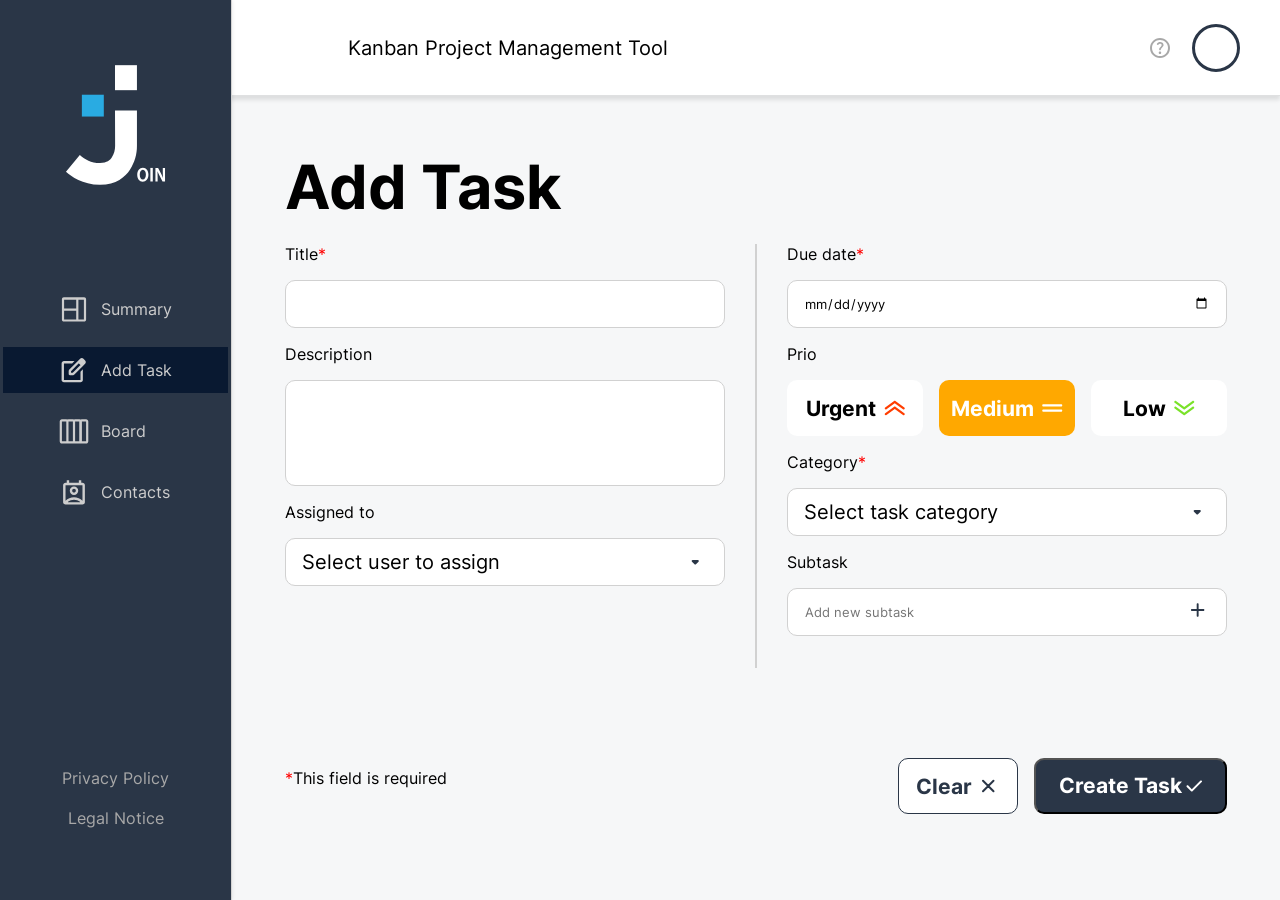
<file: templates/add_task.html>
<!DOCTYPE html>
<html lang="en">
<head>
  <meta charset="UTF-8" />
  <meta name="viewport" content="width=device-width, initial-scale=1.0" />
  <link rel="stylesheet" href="../styles/style.css" />
  <link rel="stylesheet" href="../styles/addTask.css" />
  <link rel="stylesheet" href="../styles/sidebar.css" />
  <link rel="stylesheet" href="../styles/fonts.css" />
  <link rel="stylesheet" href="../styles/mobile_taskbar.css">
  <link rel="icon" href="../assets/icons/join_icon.svg" />
  <script src="../js/serverAPI.js"></script>
  <script src="../js/script.js"></script>
  <script src="../js/add_task.js"></script>
  <script src="../js/header.js"></script>
  <script src="../js/add_task_template.js"></script>
  <script src="../js/add_task_clear_task.js"></script>
  <script src="../js/add_task_subtask_functions.js"></script>
  <title>Join add-task</title>
</head>
<body onload="initAdd()">
  <div w3-include-html="../templates/sidebar.html"></div>
  <div w3-include-html="../templates/header.html"></div>
  <div w3-include-html="../templates/mobile_taskbar.html"></div>
  <div class="main-container"> 
  <h1 class="headline-task">Add Task</h1>
  <form class="add-task-container" onsubmit="createNewTask(event);">
    <div id="taskAddedToBoard" class="task-added-to-board">
      <div id="taskAddedToBoardStyle" class="task-added-to-board-style">
        <span>Task added to board</span>
        <img src="../assets/icons/board.svg" alt="">
      </div>
    </div>
    <div class="first-task-input-container">
      <span>Title<span class="required-color">*</span></span>
      <input id="title" type="text" required />
      <span>Description</span>
      <textarea name="" id="description" cols="30" rows="5"></textarea>
      <span>Assigned to</span>
      <div onclick="showUsers()" class="contact-container">
        <span class="select-user-text">Select user to assign</span>
        <img id="arrowDownUser" src="../assets/icons/arrow_down_icon.svg" alt="">
        <img id="arrowUpUser" src="../assets/icons/arrow_up_icon.svg" style="display: none;">
        <ul id="users" class="users"></ul>
      </div>
      <div id="usersEmblem" class="users-emblem"></div>
      <div>
        <p class="required-field-text">
          <span class="required-color">*</span>This field is required
        </p>
      </div>
    </div>
    <div class="seperator"></div>
    <div class="second-task-input-container">
      <span>Due date<span class="required-color">*</span></span>
      <input id="date" type="date" required />
      <span>Prio</span>
      <div class="prio-container">
        <div class="prio-button" id="urgentPrio" onclick="togglePriority('urgent')">
          Urgent
          <svg width="21" height="16" viewBox="0 0 21 16" fill="none" xmlns="http://www.w3.org/2000/svg">
            <path
              d="M19.6528 15.2547C19.4182 15.2551 19.1896 15.1803 19.0007 15.0412L10.7487 8.958L2.49663 15.0412C2.38078 15.1267 2.24919 15.1887 2.10939 15.2234C1.96959 15.2582 1.82431 15.2651 1.68184 15.2437C1.53937 15.2223 1.40251 15.1732 1.27906 15.099C1.15562 15.0247 1.04801 14.927 0.96238 14.8112C0.876751 14.6954 0.814779 14.5639 0.780002 14.4243C0.745226 14.2846 0.738325 14.1394 0.759696 13.997C0.802855 13.7095 0.958545 13.4509 1.19252 13.2781L10.0966 6.70761C10.2853 6.56802 10.5139 6.49268 10.7487 6.49268C10.9835 6.49268 11.212 6.56802 11.4007 6.70761L20.3048 13.2781C20.4908 13.415 20.6286 13.6071 20.6988 13.827C20.7689 14.0469 20.7678 14.2833 20.6955 14.5025C20.6232 14.7216 20.4834 14.9124 20.2962 15.0475C20.1089 15.1826 19.8837 15.2551 19.6528 15.2547Z"
              fill="#FF3D00" />
            <path
              d="M19.6528 9.50568C19.4182 9.50609 19.1896 9.43124 19.0007 9.29214L10.7487 3.20898L2.49663 9.29214C2.26266 9.46495 1.96957 9.5378 1.68184 9.49468C1.39412 9.45155 1.13532 9.29597 0.962385 9.06218C0.789449 8.82838 0.716541 8.53551 0.7597 8.24799C0.802859 7.96048 0.95855 7.70187 1.19252 7.52906L10.0966 0.958588C10.2853 0.818997 10.5139 0.743652 10.7487 0.743652C10.9835 0.743652 11.212 0.818997 11.4007 0.958588L20.3048 7.52906C20.4908 7.66598 20.6286 7.85809 20.6988 8.07797C20.769 8.29785 20.7678 8.53426 20.6955 8.75344C20.6232 8.97262 20.4834 9.16338 20.2962 9.29847C20.1089 9.43356 19.8837 9.50608 19.6528 9.50568Z"
              fill="#FF3D00" />
          </svg>
        </div>
        <div class="prio-button medium-button-color" id="midPrio"  onclick="togglePriority('medium')">
          Medium
          <svg width="21" height="8" viewBox="0 0 21 8" fill="none" xmlns="http://www.w3.org/2000/svg">
            <path
              d="M19.1526 7.72528H1.34443C1.05378 7.72528 0.775033 7.60898 0.569514 7.40197C0.363995 7.19495 0.248535 6.91419 0.248535 6.62143C0.248535 6.32867 0.363995 6.0479 0.569514 5.84089C0.775033 5.63388 1.05378 5.51758 1.34443 5.51758H19.1526C19.4433 5.51758 19.722 5.63388 19.9276 5.84089C20.1331 6.0479 20.2485 6.32867 20.2485 6.62143C20.2485 6.91419 20.1331 7.19495 19.9276 7.40197C19.722 7.60898 19.4433 7.72528 19.1526 7.72528Z"
              fill="white" />
            <path
              d="M19.1526 2.48211H1.34443C1.05378 2.48211 0.775033 2.36581 0.569514 2.1588C0.363995 1.95179 0.248535 1.67102 0.248535 1.37826C0.248535 1.0855 0.363995 0.804736 0.569514 0.597724C0.775033 0.390712 1.05378 0.274414 1.34443 0.274414L19.1526 0.274414C19.4433 0.274414 19.722 0.390712 19.9276 0.597724C20.1331 0.804736 20.2485 1.0855 20.2485 1.37826C20.2485 1.67102 20.1331 1.95179 19.9276 2.1588C19.722 2.36581 19.4433 2.48211 19.1526 2.48211Z"
              fill="white" />
          </svg>
        </div>
        <div class="prio-button" id="lowPrio" onclick="togglePriority('low')">
          Low
          <svg width="21" height="16" viewBox="0 0 21 16" fill="none" xmlns="http://www.w3.org/2000/svg">
            <path
              d="M10.2485 9.50589C10.0139 9.5063 9.7854 9.43145 9.59655 9.29238L0.693448 2.72264C0.57761 2.63708 0.47977 2.52957 0.405515 2.40623C0.33126 2.28289 0.282043 2.14614 0.260675 2.00379C0.217521 1.71631 0.290421 1.42347 0.463337 1.1897C0.636253 0.955928 0.895022 0.800371 1.18272 0.757248C1.47041 0.714126 1.76347 0.786972 1.99741 0.95976L10.2485 7.04224L18.4997 0.95976C18.6155 0.874204 18.7471 0.812285 18.8869 0.777538C19.0266 0.742791 19.1719 0.735896 19.3144 0.757248C19.4568 0.7786 19.5937 0.82778 19.7171 0.901981C19.8405 0.976181 19.9481 1.07395 20.0337 1.1897C20.1194 1.30545 20.1813 1.43692 20.2161 1.57661C20.2509 1.71629 20.2578 1.86145 20.2364 2.00379C20.215 2.14614 20.1658 2.28289 20.0916 2.40623C20.0173 2.52957 19.9195 2.63708 19.8036 2.72264L10.9005 9.29238C10.7117 9.43145 10.4831 9.5063 10.2485 9.50589Z"
              fill="#7AE229" />
            <path
              d="M10.2485 15.2544C10.0139 15.2548 9.7854 15.18 9.59655 15.0409L0.693448 8.47117C0.459502 8.29839 0.30383 8.03981 0.260675 7.75233C0.217521 7.46485 0.290421 7.17201 0.463337 6.93824C0.636253 6.70446 0.895021 6.54891 1.18272 6.50578C1.47041 6.46266 1.76347 6.53551 1.99741 6.7083L10.2485 12.7908L18.4997 6.7083C18.7336 6.53551 19.0267 6.46266 19.3144 6.50578C19.602 6.54891 19.8608 6.70446 20.0337 6.93824C20.2066 7.17201 20.2795 7.46485 20.2364 7.75233C20.1932 8.03981 20.0376 8.29839 19.8036 8.47117L10.9005 15.0409C10.7117 15.18 10.4831 15.2548 10.2485 15.2544Z"
              fill="#7AE229" />
          </svg>
        </div>
      </div>
      <span>Category<span class="required-color">*</span></span>
      <div onclick="showCategories()" class="contact-container"id="selectedCategoryContainer">
        <span class="select-user-text"  id="selectedCategory">Select task category</span>
        <img id="arrowDownCategory" src="../assets/icons/arrow_down_icon.svg" alt="">
        <img id="arrowUpCategory" src="../assets/icons/arrow_up_icon.svg" style="display: none;">       
        <ul id="tasks" class="tasks"></ul>
        <span id="categoryErrorMessage" class="category-error-message"></span>
      </div>
      <span class="subtaskLabel">Subtask</span>
        <div class="subtask-container" id="subtaskContainer">
          <input
            type="text"
            id="subtaskInput"
            placeholder="Add new subtask"
            onclick="changeButtonsSubtask()"
          />
          <div class="subtask-right">
            <div id="subtask-right-add" class="subtask-right-add dnone">
              <img 
                onclick="removeSubtask()"
                src="../assets/icons/cancel.svg"
                alt=""
              />
              <div class="subtask-right-seperator"></div>
              <img
                onclick="addSubtask()"
                src="../assets/icons/check.svg"
                alt=""
              />
            </div>
            <div id="subtask-right-regular" class="subtask-right-regular">
              <img
                onclick="changeButtonsSubtask()"
                src="../assets/icons/add.svg"
                alt=""
              />
            </div>
          </div>
        </div>
        <div id="subtask" class="subtask"></div>
        <div type="submit" class="task-button-container">
          <div>
            <p class="required-field-text-mobile dnone">
              <span class="required-color">*</span>This field is required
            </p>
          </div>
          <button formnovalidate class="clear-button" onclick="clearAllTasks(event)">
            Clear
            <img class="iconCancelSvg" src="../assets/icons/cancel.svg">           
          </button>
          <button class="btn-task">
            Create Task
            <img src="..//assets/icons/checkWhite.svg">           
          </button>
        </div>
        </div>
      </div>
    </form>
  </div>
  </body>
</html>
</file>
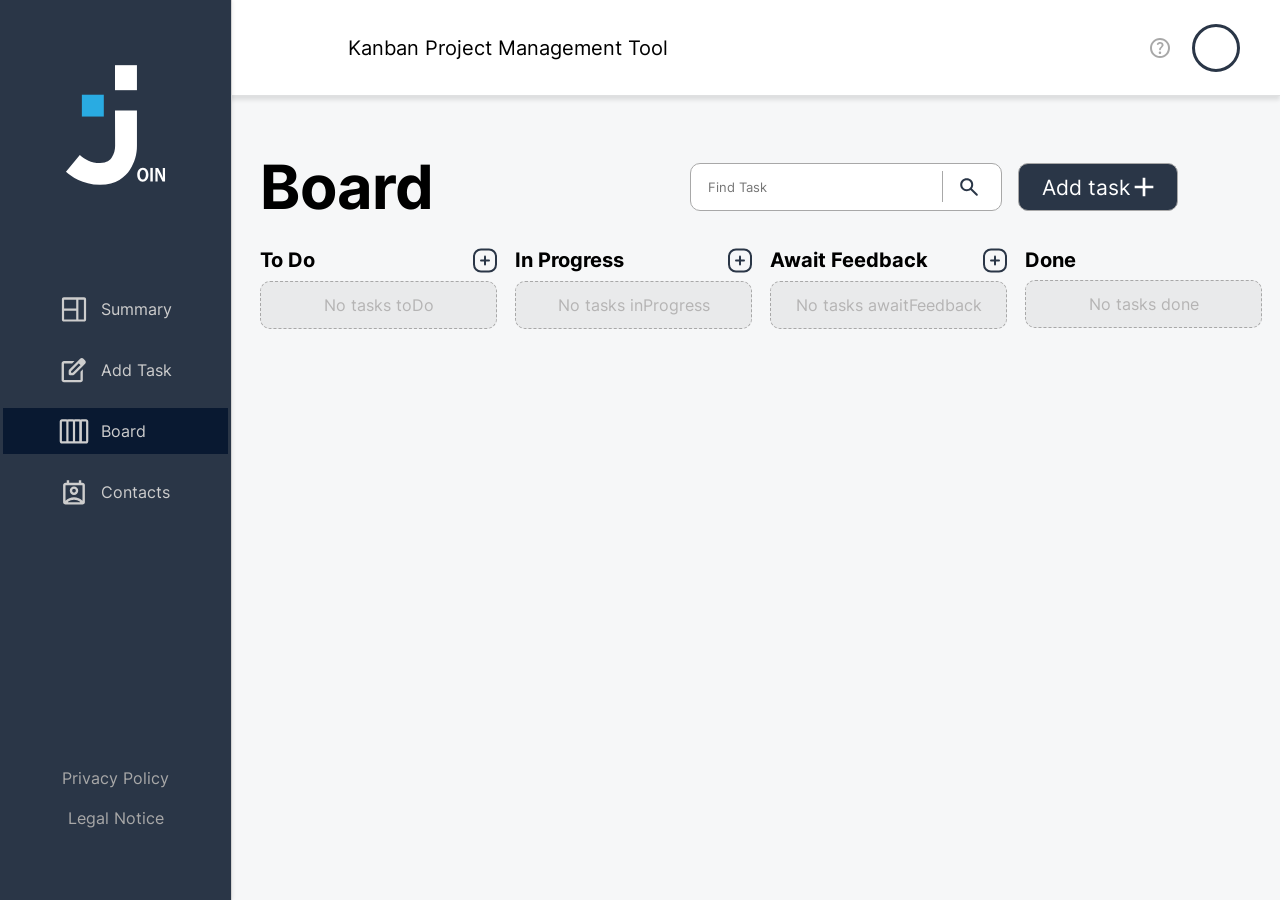
<file: templates/board.html>
<!DOCTYPE html>
<html lang="en">
  <head>
    <meta charset="UTF-8" />
    <meta name="viewport" content="width=device-width, initial-scale=1.0" />
    <link rel="stylesheet" href="../styles/style.css" />
    <link rel="stylesheet" href="../styles/sidebar.css" />
    <link rel="stylesheet" href="../styles/mobile_taskbar.css" />
    <link rel="stylesheet" href="../styles/board.css" />
    <link rel="stylesheet" href="../styles/cardclass.css" />
    <link rel="stylesheet" href="../styles/boardAddTask.css" />
    <link rel="stylesheet" href="../styles/boardEditTask.css" />
    <link rel="icon" href="../assets/icons/join_icon.svg" />
    <script src="../js/script.js" defer></script>
    <script src="../js/header.js"></script>
    <script src="../js/board.js" defer></script>
    <script src="../js/board_template.js"></script>
    <script src="../js/board_bigcard_functions.js"></script>
    <script src="../js/board_progressbar_functions.js"></script>
    <script src="../js/board_search_function.js"></script>
    <script src="../js/serverAPI.js"></script>
    <script src="../js/board_add_task.js"></script>
    <script src="../js/board_add_task_template.js" defer></script>
    <script src="../js/board_add_task_clear_functions.js"></script>
    <script src="../js/board_add_task_subtask_functions.js"></script>
    <script src="../js/board_add_task_edit_template.js"></script>
    <script src="../js/board_edit_task.js"></script>
    <script src="../js/board_edit_subtask_functions.js"></script>
    <title>Join board</title>
  </head>

  <body onload="initBoard()">
    <div w3-include-html="../templates/sidebar.html"></div>
    <div w3-include-html="../templates/header.html"></div>
    <div w3-include-html="../templates/mobile_taskbar.html"></div>
    <div class="board-container">
      <section class="top">
        <div class="top-left">
          <h1>Board</h1>
          <img
            class="top-add-task"
            onclick="showBoardAddTask('toDo')"
            src="..//assets/icons/add_icon_white.svg"
          />
        </div>
        <div class="top-right">
          <div class="input-area">
            <input
              id="search"
              onkeyup="searchTasks()"
              placeholder="Find Task"
            />
            <div class="input-area-right">
              <div class="input-area-right-seperator"></div>
              <img
                class="search-svg"
                src="../assets/icons/search.svg"
                onclick="searchTasks()"
              />
            </div>
          </div>
          <button onclick="showBoardAddTask('toDo'); boardAddTaskAnimation()">
            Add task
            <img src="..//assets/icons/add_icon_white.svg" />
          </button>
        </div>
      </section>
      <section class="edit-main">
        <div class="todo">
          <div class="todo-head">
            <h3>To Do</h3>
            <img
              onclick="showBoardAddTask('toDo'); boardAddTaskAnimation()"
              class="plus-btn-svg"
              src="..//assets/icons/plusbuttonBoard.svg"
            />
          </div>
          <div
            class="drag-area"
            id="toDo"
            ondrop="moveTo(event,'toDo')"
            ondragover="allowDrop(event); highlight('toDo')"
            ondragleave="removeHighlight('toDo')"
          ></div>
        </div>
        <div class="in-progress">
          <div class="in-progress-head">
            <h3>In Progress</h3>
            <img
              onclick="showBoardAddTask('inProgress'); boardAddTaskAnimation()"
              class="plus-btn-svg"
              src="..//assets/icons/plusbuttonBoard.svg"
            />
          </div>
          <div
            class="drag-area"
            id="inProgress"
            ondrop="moveTo(event, 'inProgress')"
            ondragover="allowDrop(event); highlight('inProgress')"
            ondragleave="removeHighlight('inProgress')"
          ></div>
        </div>
        <div class="await-feedback">
          <div class="await-feedback-head">
            <h3>Await Feedback</h3>
            <img
              onclick="showBoardAddTask('awaitFeedback'); boardAddTaskAnimation()"
              class="plus-btn-svg"
              src="..//assets/icons/plusbuttonBoard.svg"
            />
          </div>
          <div
            class="drag-area"
            id="awaitFeedback"
            ondrop="moveTo(event,'awaitFeedback')"
            ondragover="allowDrop(event); highlight('awaitFeedback')"
            ondragleave="removeHighlight('awaitFeedback')"
          ></div>
        </div>
        <div class="done">
          <div class="done-head">
            <h3>Done</h3>
          </div>
          <div
            class="drag-area"
            id="done"
            ondrop="moveTo(event, 'done')"
            ondragover="allowDrop(event); highlight('done')"
            ondragleave="removeHighlight('done')"
          ></div>
        </div>
        <div onclick="closeBigCard()">
          <div id="showBigCard" class="show-bigcard dnone"></div>
        </div>
        <div
          onclick="closeAddTaskBoard()"
          id="boardAddTask"
          class="board-add-task dnone"
        ></div>
      </section>
    </div>
  </body>
</html>
</file>
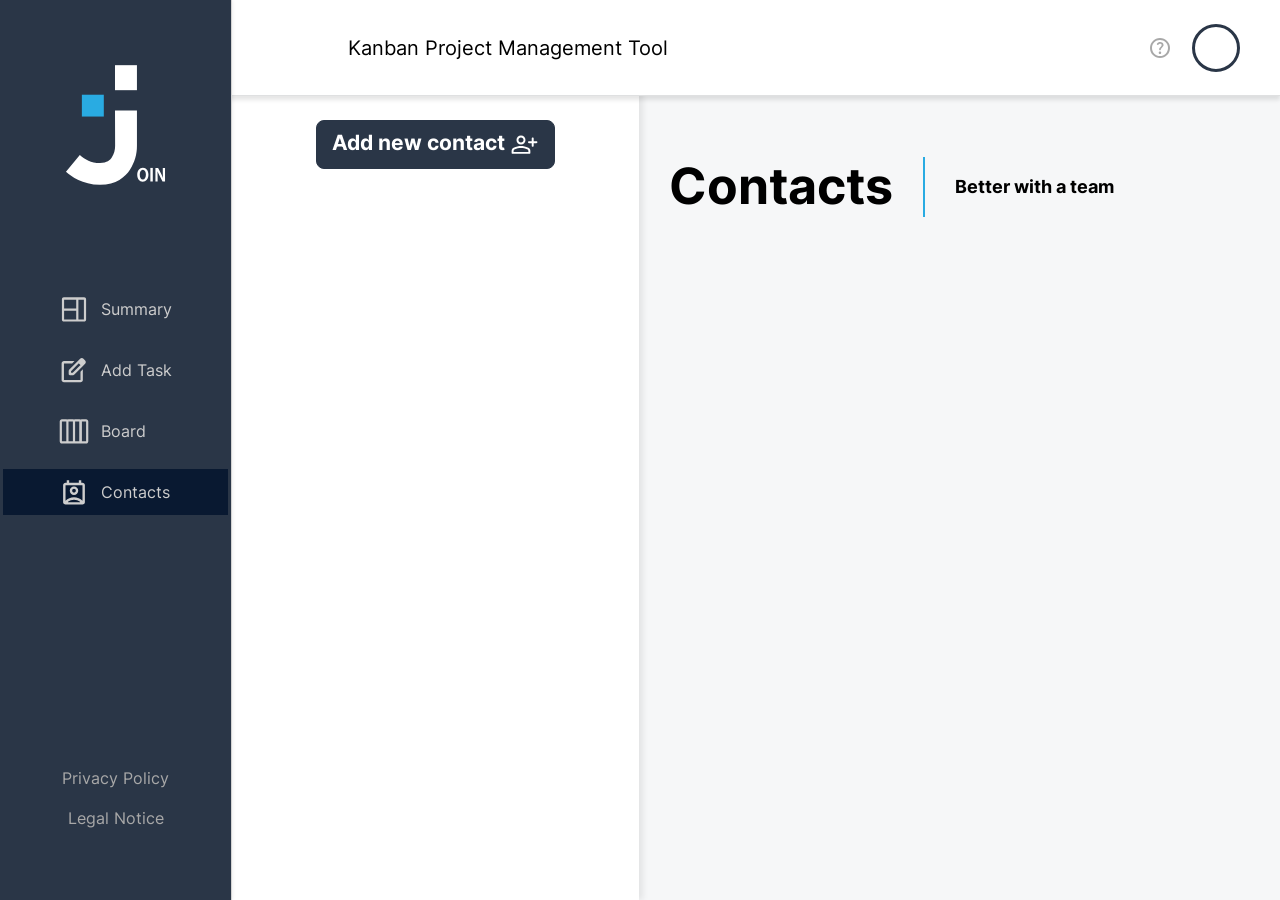
<file: templates/contacts.html>
<!DOCTYPE html>
<html lang="en">

<head>
  <meta charset="UTF-8" />
  <meta name="viewport" content="width=device-width, initial-scale=1.0" />
  <link rel="stylesheet" href="../styles/style.css" />
  <link rel="stylesheet" href="../styles/contacts.css" />
  <link rel="stylesheet" href="../styles/sidebar.css" />
  <link rel=" stylesheet" href="../styles/mobile_taskbar.css" />
  <link rel="stylesheet" href="../styles/fonts.css" />
  <link rel="icon" href="../assets/icons/join_icon.svg" />
  <script src="../js/contacts.js"></script>
  <script src="../js/contacts_template.js"></script>
  <script src="../js/serverAPI.js"></script>
  <script src="../js/header.js"></script>
  <script src="../js/script.js"></script>
  <title>Join contacts</title>
</head>

<body onload="initContact()">
  <div w3-include-html="../templates/sidebar.html"></div>
  <div w3-include-html="../templates/header.html"></div>
  <div w3-include-html="../templates/mobile_taskbar.html"></div>
  <div class="contacts-container">
    <div class="contacts-list" id="divContactList">
      
      <button class="add-contact-button button-text-style" type="button" id="button" onclick="openDialog(true, -1)">
        Add new contact
        <img class="icon-contact" src="../assets/icons/person_add_icon.svg" />
      </button>
      <div class="contacts-list-style" id="divList"></div>
    </div>
    <div class="contact-details-container" id="divContactDetails">
      <a class="mobile-contact" id="backContact" onclick="backMobileContListe()">
        <img class="arrow" src="../assets/icons/arrow-left-line.svg" />
      </a>
      <div class="contact-details-header">
        <h1 class="contact-details-title">Contacts</h1>
        <div class="seperator"></div>
        <p class="button-text-style">Better with a team</p>
      </div>
      <div class="contacts-details-container" id="divDetails"></div>
    </div>
  </div>
  <div id="dialog" class="dialog-bg d-none"></div>
  <div class="animation-container d-none" id="contactCreated">
    <div class="contact-created ">Contact succesfully created</div>
  </div>
</body>

</html>
</file>
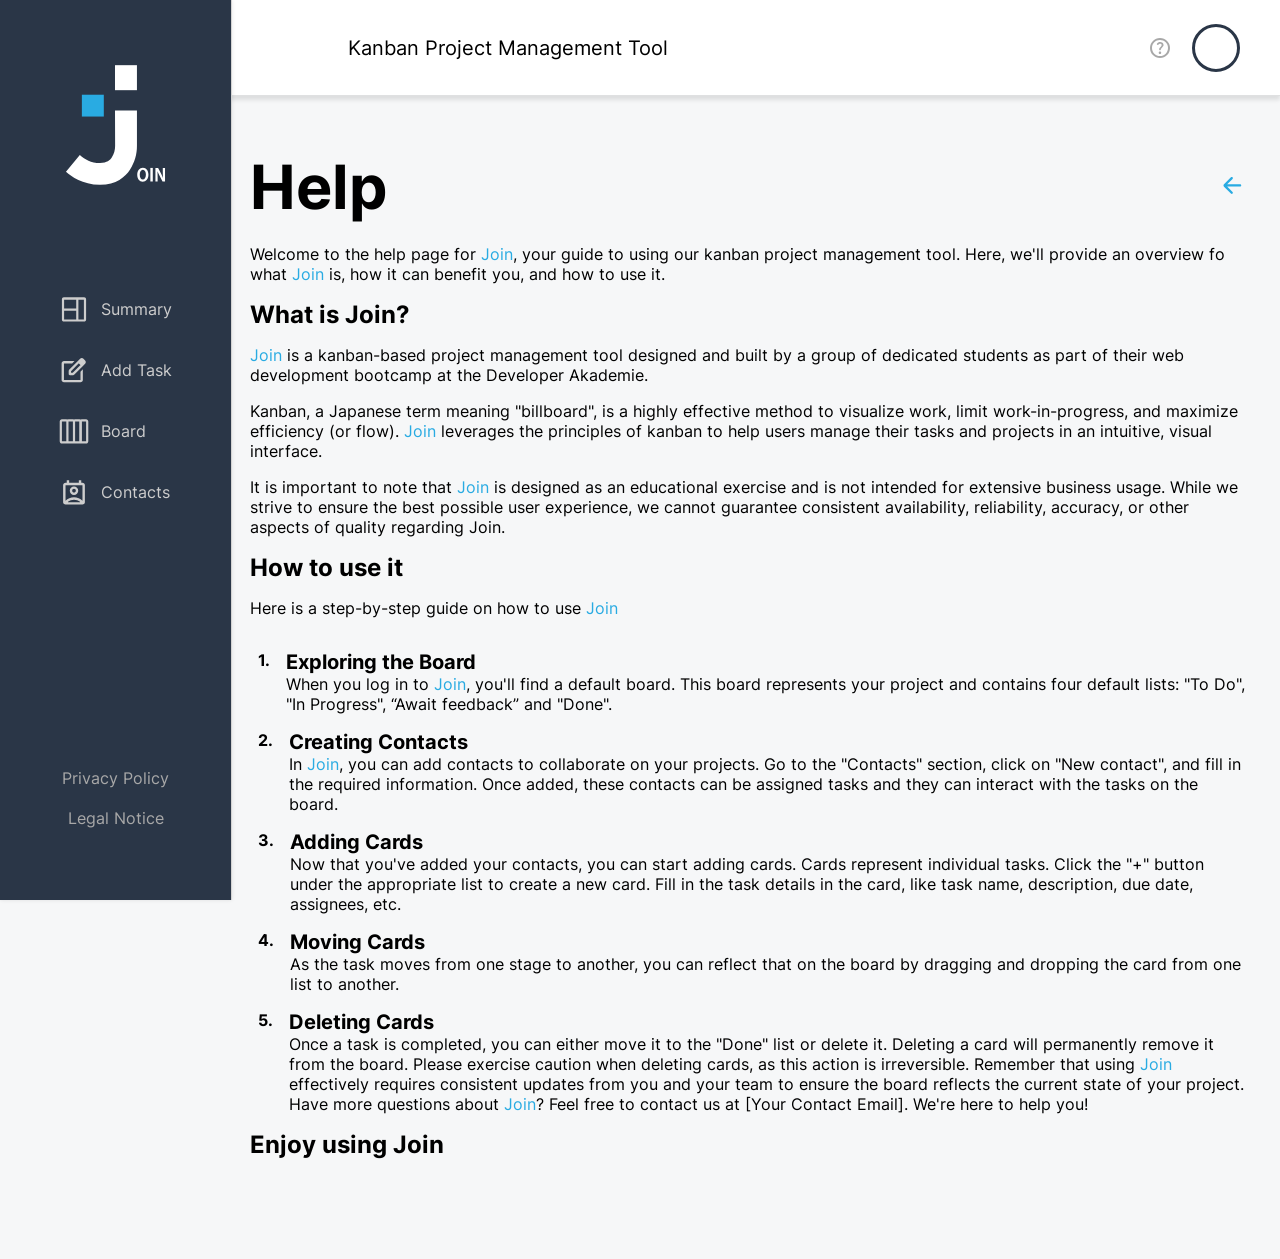
<file: templates/help.html>
<!DOCTYPE html>
<html lang="en">

<head>
  <meta charset="UTF-8" />
  <meta name="viewport" content="width=device-width, initial-scale=1.0" />
  <link rel="stylesheet" href="../styles/style.css" />
  <link rel="stylesheet" href="../styles/sidebar.css" />
  <link rel="stylesheet" href="../styles/help.css" />
  <link rel="stylesheet" href="../styles/fonts.css" />
  <link rel="stylesheet" href="../styles/mobile_taskbar.css" />
  <link rel="icon" href="../assets/icons/join_icon.svg" />
  <script src="../js/header.js"></script>
  <script src="../js/script.js"></script>
  <script src="../js/login.js"></script>
  <script src="../js/serverAPI.js"></script>
  <title>Join help</title>
</head>

<body onload="includeHTML()">
  <div w3-include-html="../templates/sidebar.html"></div>
  <div w3-include-html="../templates/header.html"></div>
  <div w3-include-html="../templates/mobile_taskbar.html"></div>

  <div class="help-container">
    <div class="title-help">
      <h1>Help</h1>
      <a class="back" href="./summary.html">
        <img class="arrow" src="../assets/icons/arrow-left-line.svg" />
      </a>
    </div> &nbsp;&nbsp;&nbsp;
    <div class="text">
      <p>
        Welcome to the help page for <span>Join</span>, your guide to using
        our kanban project management tool. Here, we'll provide an overview fo
        what <span>Join</span> is, how it can benefit you, and how to use it.
      </p>
      <h2>What is Join?</h2>
      <p>
        <span>Join</span> is a kanban-based project management tool designed
        and built by a group of dedicated students as part of their web
        development bootcamp at the Developer Akademie.
      </p>
      <p>
        Kanban, a Japanese term meaning "billboard", is a highly effective
        method to visualize work, limit work-in-progress, and maximize
        efficiency (or flow). <span>Join</span> leverages the principles of
        kanban to help users manage their tasks and projects in an intuitive,
        visual interface.
      </p>
      <p>
        It is important to note that <span>Join</span> is designed as an
        educational exercise and is not intended for extensive business usage.
        While we strive to ensure the best possible user experience, we cannot
        guarantee consistent availability, reliability, accuracy, or other
        aspects of quality regarding Join.
      </p>
      <h2>How to use it</h2>
      <p>Here is a step-by-step guide on how to use <span>Join</span></p>
      <ol>
        <li>
          <div>
            <h3>Exploring the Board</h3>
            <p>
              When you log in to <span>Join</span>, you'll find a default
              board. This board represents your project and contains four
              default lists: "To Do", "In Progress", “Await feedback” and
              "Done".
            </p>
          </div>
        </li>
        <li>
          <div>
            <h3>Creating Contacts</h3>
            <p>
              In <span>Join</span>, you can add contacts to collaborate on
              your projects. Go to the "Contacts" section, click on "New
              contact", and fill in the required information. Once added,
              these contacts can be assigned tasks and they can interact with
              the tasks on the board.
            </p>
          </div>
        </li>
        <li>
          <div>
            <h3>Adding Cards</h3>
            <p>
              Now that you've added your contacts, you can start adding cards.
              Cards represent individual tasks. Click the "+" button under the
              appropriate list to create a new card. Fill in the task details
              in the card, like task name, description, due date, assignees,
              etc.
            </p>
          </div>
        </li>
        <li>
          <div>
            <h3>Moving Cards</h3>
            <p>
              As the task moves from one stage to another, you can reflect
              that on the board by dragging and dropping the card from one
              list to another.
            </p>
          </div>
        </li>
        <li>
          <div>
            <h3>Deleting Cards</h3>
            <p>
              Once a task is completed, you can either move it to the "Done"
              list or delete it. Deleting a card will permanently remove it
              from the board. Please exercise caution when deleting cards, as
              this action is irreversible. Remember that using
              <span>Join</span> effectively requires consistent updates from
              you and your team to ensure the board reflects the current state
              of your project. Have more questions about <span>Join</span>?
              Feel free to contact us at [Your Contact Email]. We're here to
              help you!
            </p>
          </div>
        </li>
      </ol>
      <h2>Enjoy using Join</h2>
    </div>
  </div>
</body>

</html>
</file>
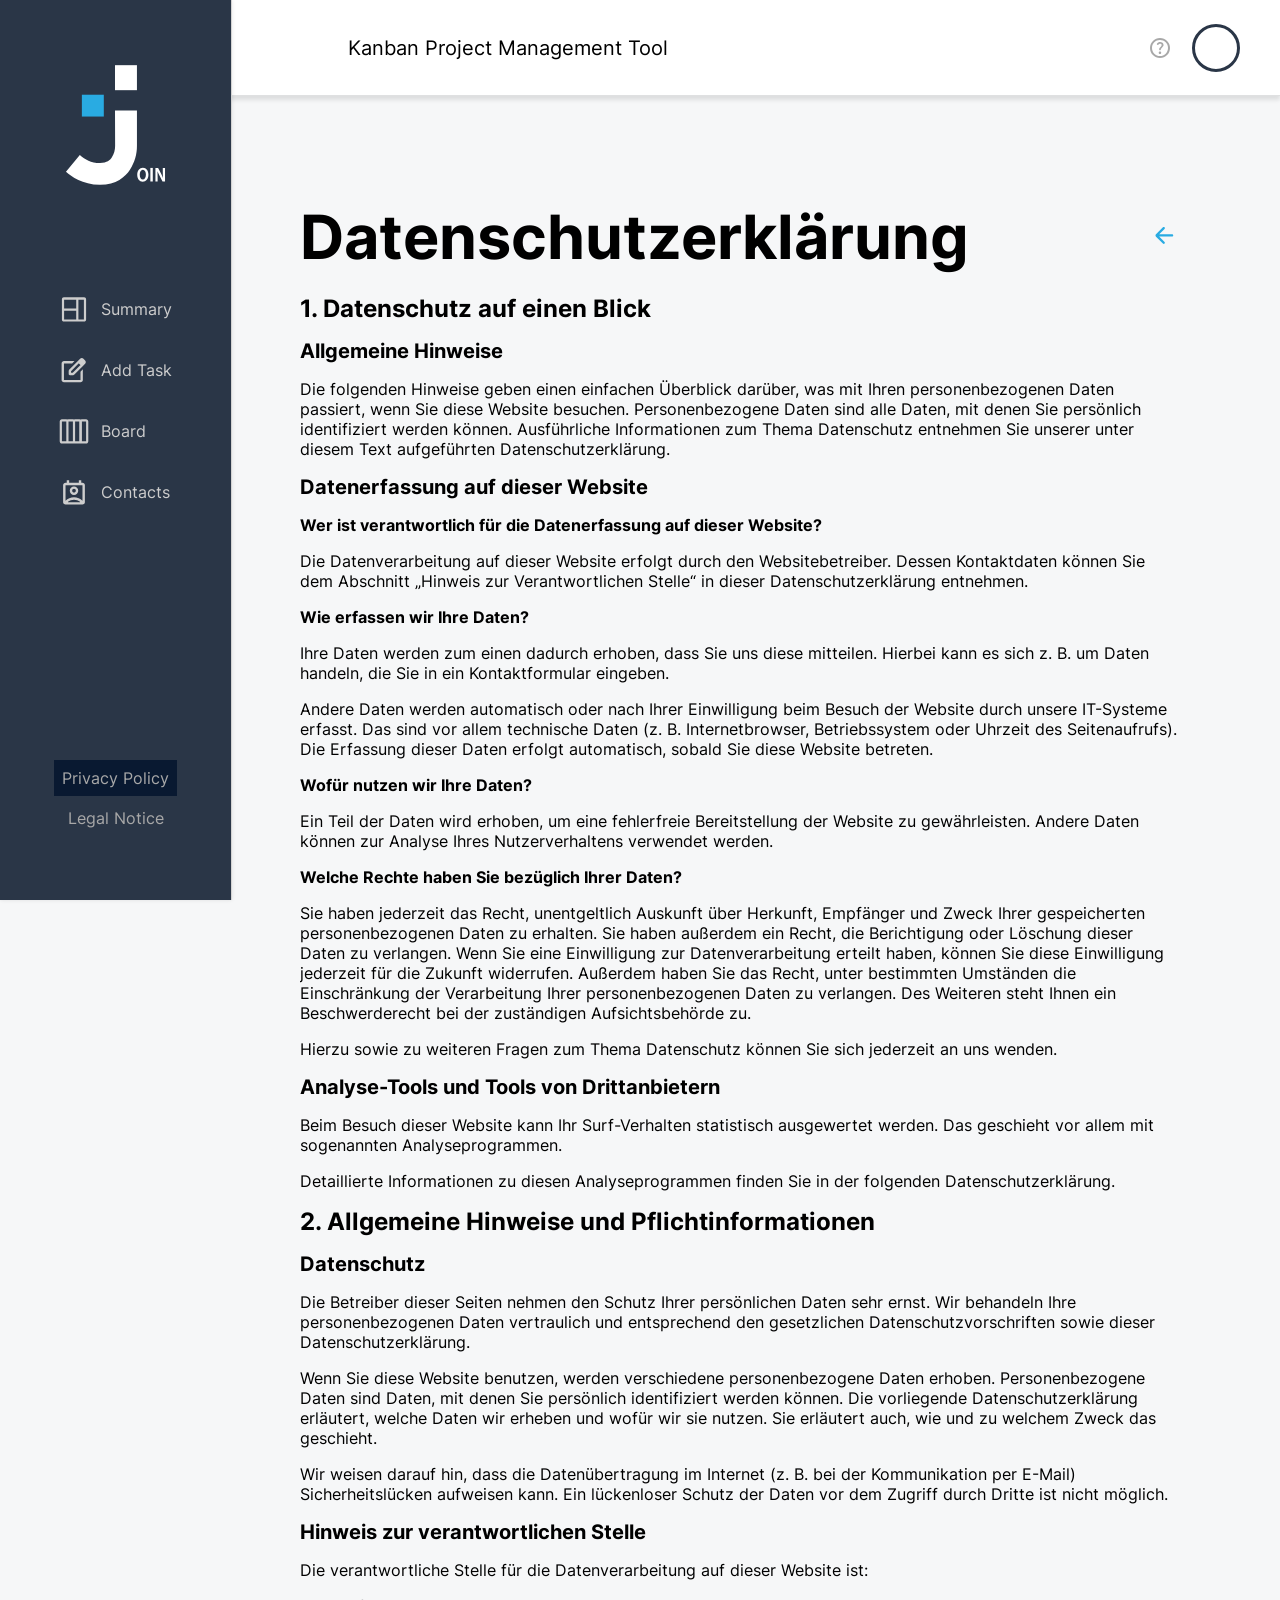
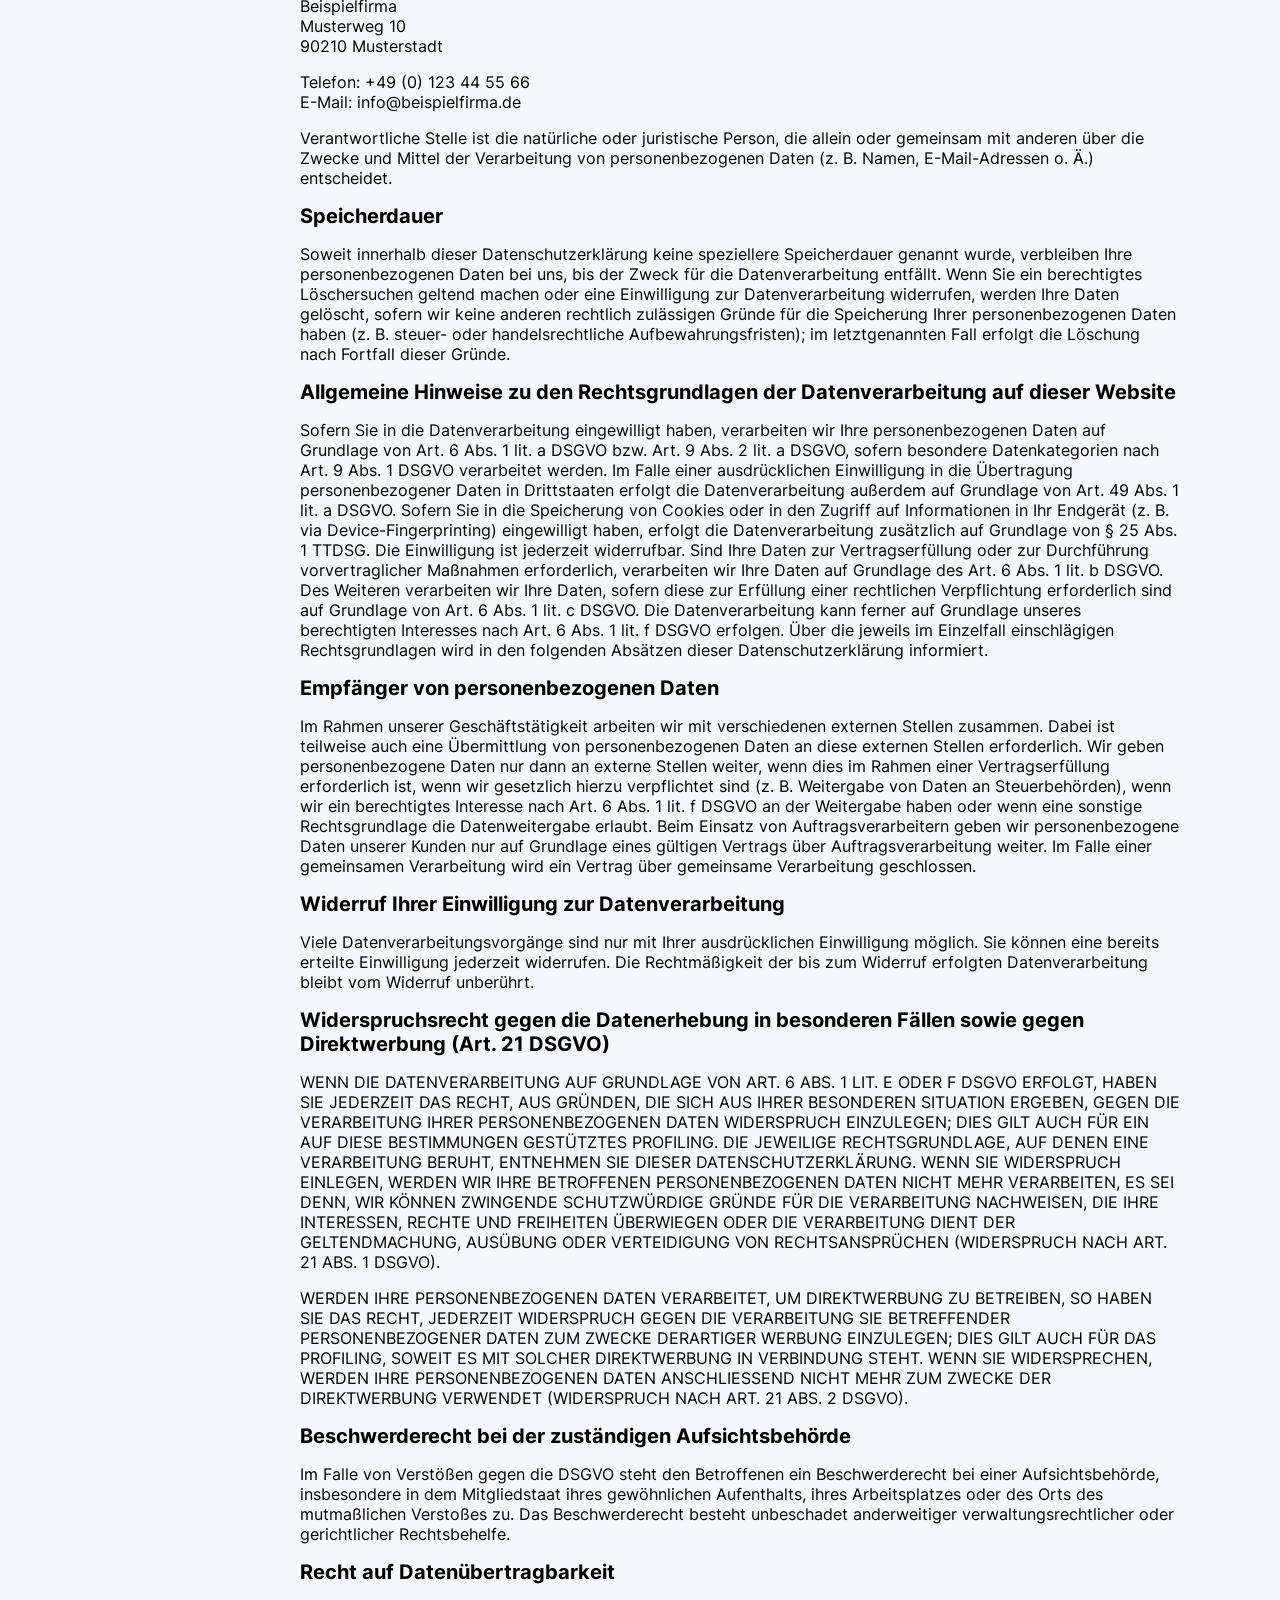
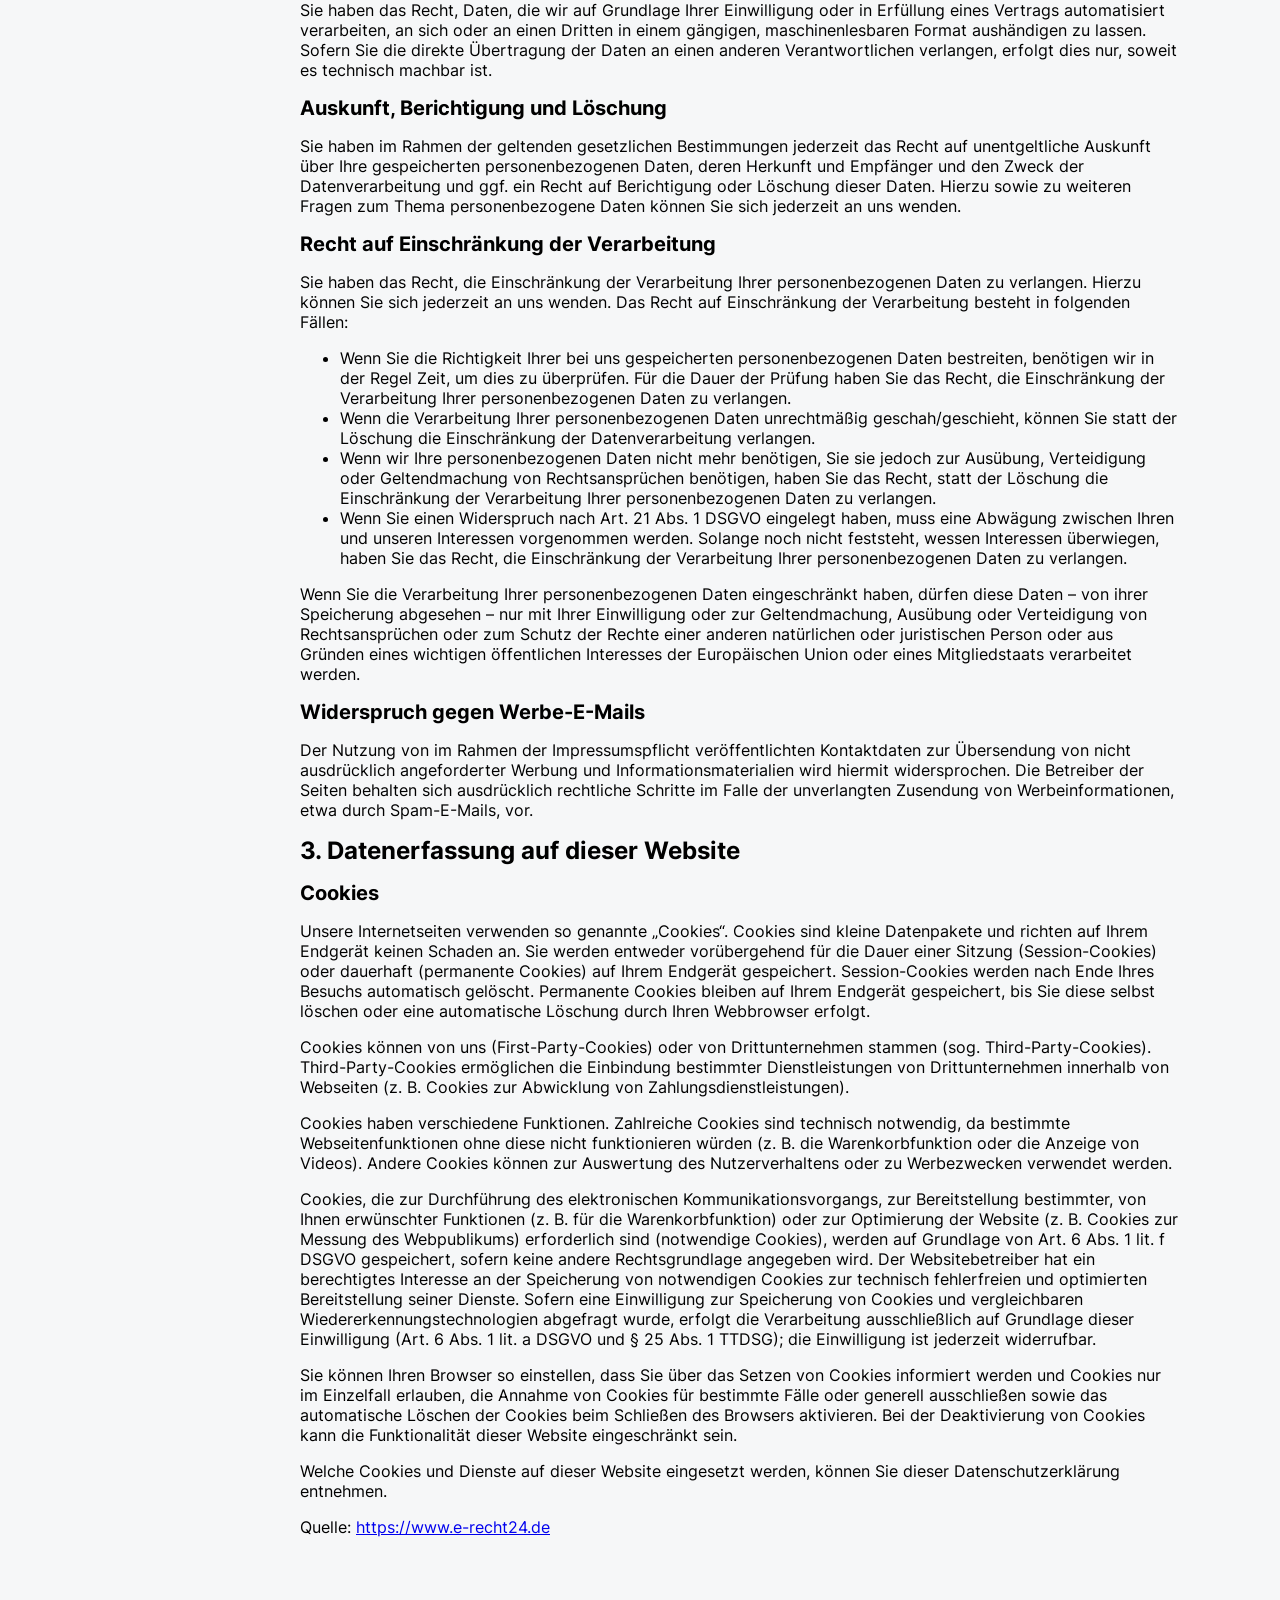
<file: templates/privacy_policy.html>
<!DOCTYPE html>
<html lang="en">
  <head>
    <meta charset="UTF-8" />
    <meta name="viewport" content="width=device-width, initial-scale=1.0" />
    <link rel="stylesheet" href="../styles/style.css" />
    <link rel="stylesheet" href="../styles/sidebar.css" />
    <link rel="stylesheet" href="../styles/privacy_policy.css" />
    <link rel="stylesheet" href="../styles/fonts.css" />
    <link rel="stylesheet" href="../styles/mobile_taskbar.css" />
    <link rel="icon" href="../assets/icons/join_icon.svg" />
    <script src="../js/script.js"></script>
    <script src="../js/header.js"></script>
    <script src="../js/login.js"></script>
    <script src="../js/serverAPI.js"></script>
    <title>Join privacy-policy</title>
  </head>
  <body onload="includeHTML()">
    <div w3-include-html="../templates/sidebar.html"></div>
    <div w3-include-html="../templates/header.html"></div>
    <div w3-include-html="../templates/mobile_taskbar.html"></div>
    <div class="privacy-policy">
      <div class="title-policy">
        <h1>Datenschutz&shy;erkl&auml;rung</h1>
        <a class="back" id="backSummaryRules" href="../templates/summary.html">
          <img class="arrow" src="../assets/icons/arrow-left-line.svg" />
        </a>
      </div>
      <div class="text">
        <h2>1. Datenschutz auf einen Blick</h2>
        <h3>Allgemeine Hinweise</h3>
        <p>
          Die folgenden Hinweise geben einen einfachen &Uuml;berblick
          dar&uuml;ber, was mit Ihren personenbezogenen Daten passiert, wenn Sie
          diese Website besuchen. Personenbezogene Daten sind alle Daten, mit
          denen Sie pers&ouml;nlich identifiziert werden k&ouml;nnen.
          Ausf&uuml;hrliche Informationen zum Thema Datenschutz entnehmen Sie
          unserer unter diesem Text aufgef&uuml;hrten Datenschutzerkl&auml;rung.
        </p>
        <h3>Datenerfassung auf dieser Website</h3>
        <h4>
          Wer ist verantwortlich f&uuml;r die Datenerfassung auf dieser Website?
        </h4>
        <p>
          Die Datenverarbeitung auf dieser Website erfolgt durch den
          Websitebetreiber. Dessen Kontaktdaten k&ouml;nnen Sie dem Abschnitt
          &bdquo;Hinweis zur Verantwortlichen Stelle&ldquo; in dieser
          Datenschutzerkl&auml;rung entnehmen.
        </p>
        <h4>Wie erfassen wir Ihre Daten?</h4>
        <p>
          Ihre Daten werden zum einen dadurch erhoben, dass Sie uns diese
          mitteilen. Hierbei kann es sich z.&nbsp;B. um Daten handeln, die Sie
          in ein Kontaktformular eingeben.
        </p>
        <p>
          Andere Daten werden automatisch oder nach Ihrer Einwilligung beim
          Besuch der Website durch unsere IT-Systeme erfasst. Das sind vor allem
          technische Daten (z.&nbsp;B. Internetbrowser, Betriebssystem oder
          Uhrzeit des Seitenaufrufs). Die Erfassung dieser Daten erfolgt
          automatisch, sobald Sie diese Website betreten.
        </p>
        <h4>Wof&uuml;r nutzen wir Ihre Daten?</h4>
        <p>
          Ein Teil der Daten wird erhoben, um eine fehlerfreie Bereitstellung
          der Website zu gew&auml;hrleisten. Andere Daten k&ouml;nnen zur
          Analyse Ihres Nutzerverhaltens verwendet werden.
        </p>
        <h4>Welche Rechte haben Sie bez&uuml;glich Ihrer Daten?</h4>
        <p>
          Sie haben jederzeit das Recht, unentgeltlich Auskunft &uuml;ber
          Herkunft, Empf&auml;nger und Zweck Ihrer gespeicherten
          personenbezogenen Daten zu erhalten. Sie haben au&szlig;erdem ein
          Recht, die Berichtigung oder L&ouml;schung dieser Daten zu verlangen.
          Wenn Sie eine Einwilligung zur Datenverarbeitung erteilt haben,
          k&ouml;nnen Sie diese Einwilligung jederzeit f&uuml;r die Zukunft
          widerrufen. Au&szlig;erdem haben Sie das Recht, unter bestimmten
          Umst&auml;nden die Einschr&auml;nkung der Verarbeitung Ihrer
          personenbezogenen Daten zu verlangen. Des Weiteren steht Ihnen ein
          Beschwerderecht bei der zust&auml;ndigen Aufsichtsbeh&ouml;rde zu.
        </p>
        <p>
          Hierzu sowie zu weiteren Fragen zum Thema Datenschutz k&ouml;nnen Sie
          sich jederzeit an uns wenden.
        </p>
        <h3>Analyse-Tools und Tools von Dritt&shy;anbietern</h3>
        <p>
          Beim Besuch dieser Website kann Ihr Surf-Verhalten statistisch
          ausgewertet werden. Das geschieht vor allem mit sogenannten
          Analyseprogrammen.
        </p>
        <p>
          Detaillierte Informationen zu diesen Analyseprogrammen finden Sie in
          der folgenden Datenschutzerkl&auml;rung.
        </p>
        <h2>2. Allgemeine Hinweise und Pflicht&shy;informationen</h2>
        <h3>Datenschutz</h3>
        <p>
          Die Betreiber dieser Seiten nehmen den Schutz Ihrer pers&ouml;nlichen
          Daten sehr ernst. Wir behandeln Ihre personenbezogenen Daten
          vertraulich und entsprechend den gesetzlichen Datenschutzvorschriften
          sowie dieser Datenschutzerkl&auml;rung.
        </p>
        <p>
          Wenn Sie diese Website benutzen, werden verschiedene personenbezogene
          Daten erhoben. Personenbezogene Daten sind Daten, mit denen Sie
          pers&ouml;nlich identifiziert werden k&ouml;nnen. Die vorliegende
          Datenschutzerkl&auml;rung erl&auml;utert, welche Daten wir erheben und
          wof&uuml;r wir sie nutzen. Sie erl&auml;utert auch, wie und zu welchem
          Zweck das geschieht.
        </p>
        <p>
          Wir weisen darauf hin, dass die Daten&uuml;bertragung im Internet
          (z.&nbsp;B. bei der Kommunikation per E-Mail) Sicherheitsl&uuml;cken
          aufweisen kann. Ein l&uuml;ckenloser Schutz der Daten vor dem Zugriff
          durch Dritte ist nicht m&ouml;glich.
        </p>
        <h3>Hinweis zur verantwortlichen Stelle</h3>
        <p>
          Die verantwortliche Stelle f&uuml;r die Datenverarbeitung auf dieser
          Website ist:
        </p>
        <p>
          Beispielfirma<br />
          Musterweg 10<br />
          90210 Musterstadt
        </p>

        <p>
          Telefon: +49 (0) 123 44 55 66<br />
          E-Mail: info@beispielfirma.de
        </p>
        <p>
          Verantwortliche Stelle ist die nat&uuml;rliche oder juristische
          Person, die allein oder gemeinsam mit anderen &uuml;ber die Zwecke und
          Mittel der Verarbeitung von personenbezogenen Daten (z.&nbsp;B. Namen,
          E-Mail-Adressen o. &Auml;.) entscheidet.
        </p>

        <h3>Speicherdauer</h3>
        <p>
          Soweit innerhalb dieser Datenschutzerkl&auml;rung keine speziellere
          Speicherdauer genannt wurde, verbleiben Ihre personenbezogenen Daten
          bei uns, bis der Zweck f&uuml;r die Datenverarbeitung entf&auml;llt.
          Wenn Sie ein berechtigtes L&ouml;schersuchen geltend machen oder eine
          Einwilligung zur Datenverarbeitung widerrufen, werden Ihre Daten
          gel&ouml;scht, sofern wir keine anderen rechtlich zul&auml;ssigen
          Gr&uuml;nde f&uuml;r die Speicherung Ihrer personenbezogenen Daten
          haben (z.&nbsp;B. steuer- oder handelsrechtliche
          Aufbewahrungsfristen); im letztgenannten Fall erfolgt die
          L&ouml;schung nach Fortfall dieser Gr&uuml;nde.
        </p>
        <h3>
          Allgemeine Hinweise zu den Rechtsgrundlagen der Datenverarbeitung auf
          dieser Website
        </h3>
        <p>
          Sofern Sie in die Datenverarbeitung eingewilligt haben, verarbeiten
          wir Ihre personenbezogenen Daten auf Grundlage von Art. 6 Abs. 1 lit.
          a DSGVO bzw. Art. 9 Abs. 2 lit. a DSGVO, sofern besondere
          Datenkategorien nach Art. 9 Abs. 1 DSGVO verarbeitet werden. Im Falle
          einer ausdr&uuml;cklichen Einwilligung in die &Uuml;bertragung
          personenbezogener Daten in Drittstaaten erfolgt die Datenverarbeitung
          au&szlig;erdem auf Grundlage von Art. 49 Abs. 1 lit. a DSGVO. Sofern
          Sie in die Speicherung von Cookies oder in den Zugriff auf
          Informationen in Ihr Endger&auml;t (z.&nbsp;B. via
          Device-Fingerprinting) eingewilligt haben, erfolgt die
          Datenverarbeitung zus&auml;tzlich auf Grundlage von &sect; 25 Abs. 1
          TTDSG. Die Einwilligung ist jederzeit widerrufbar. Sind Ihre Daten zur
          Vertragserf&uuml;llung oder zur Durchf&uuml;hrung vorvertraglicher
          Ma&szlig;nahmen erforderlich, verarbeiten wir Ihre Daten auf Grundlage
          des Art. 6 Abs. 1 lit. b DSGVO. Des Weiteren verarbeiten wir Ihre
          Daten, sofern diese zur Erf&uuml;llung einer rechtlichen Verpflichtung
          erforderlich sind auf Grundlage von Art. 6 Abs. 1 lit. c DSGVO. Die
          Datenverarbeitung kann ferner auf Grundlage unseres berechtigten
          Interesses nach Art. 6 Abs. 1 lit. f DSGVO erfolgen. &Uuml;ber die
          jeweils im Einzelfall einschl&auml;gigen Rechtsgrundlagen wird in den
          folgenden Abs&auml;tzen dieser Datenschutzerkl&auml;rung informiert.
        </p>
        <h3>Empfänger von personenbezogenen Daten</h3>
        <p>
          Im Rahmen unserer Gesch&auml;ftst&auml;tigkeit arbeiten wir mit
          verschiedenen externen Stellen zusammen. Dabei ist teilweise auch eine
          &Uuml;bermittlung von personenbezogenen Daten an diese externen
          Stellen erforderlich. Wir geben personenbezogene Daten nur dann an
          externe Stellen weiter, wenn dies im Rahmen einer
          Vertragserf&uuml;llung erforderlich ist, wenn wir gesetzlich hierzu
          verpflichtet sind (z.&nbsp;B. Weitergabe von Daten an
          Steuerbeh&ouml;rden), wenn wir ein berechtigtes Interesse nach Art. 6
          Abs. 1 lit. f DSGVO an der Weitergabe haben oder wenn eine sonstige
          Rechtsgrundlage die Datenweitergabe erlaubt. Beim Einsatz von
          Auftragsverarbeitern geben wir personenbezogene Daten unserer Kunden
          nur auf Grundlage eines g&uuml;ltigen Vertrags &uuml;ber
          Auftragsverarbeitung weiter. Im Falle einer gemeinsamen Verarbeitung
          wird ein Vertrag &uuml;ber gemeinsame Verarbeitung geschlossen.
        </p>
        <h3>Widerruf Ihrer Einwilligung zur Datenverarbeitung</h3>
        <p>
          Viele Datenverarbeitungsvorg&auml;nge sind nur mit Ihrer
          ausdr&uuml;cklichen Einwilligung m&ouml;glich. Sie k&ouml;nnen eine
          bereits erteilte Einwilligung jederzeit widerrufen. Die
          Rechtm&auml;&szlig;igkeit der bis zum Widerruf erfolgten
          Datenverarbeitung bleibt vom Widerruf unber&uuml;hrt.
        </p>
        <h3>
          Widerspruchsrecht gegen die Datenerhebung in besonderen F&auml;llen
          sowie gegen Direktwerbung (Art. 21 DSGVO)
        </h3>
        <p>
          WENN DIE DATENVERARBEITUNG AUF GRUNDLAGE VON ART. 6 ABS. 1 LIT. E ODER
          F DSGVO ERFOLGT, HABEN SIE JEDERZEIT DAS RECHT, AUS GR&Uuml;NDEN, DIE
          SICH AUS IHRER BESONDEREN SITUATION ERGEBEN, GEGEN DIE VERARBEITUNG
          IHRER PERSONENBEZOGENEN DATEN WIDERSPRUCH EINZULEGEN; DIES GILT AUCH
          F&Uuml;R EIN AUF DIESE BESTIMMUNGEN GEST&Uuml;TZTES PROFILING. DIE
          JEWEILIGE RECHTSGRUNDLAGE, AUF DENEN EINE VERARBEITUNG BERUHT,
          ENTNEHMEN SIE DIESER DATENSCHUTZERKL&Auml;RUNG. WENN SIE WIDERSPRUCH
          EINLEGEN, WERDEN WIR IHRE BETROFFENEN PERSONENBEZOGENEN DATEN NICHT
          MEHR VERARBEITEN, ES SEI DENN, WIR K&Ouml;NNEN ZWINGENDE
          SCHUTZW&Uuml;RDIGE GR&Uuml;NDE F&Uuml;R DIE VERARBEITUNG NACHWEISEN,
          DIE IHRE INTERESSEN, RECHTE UND FREIHEITEN &Uuml;BERWIEGEN ODER DIE
          VERARBEITUNG DIENT DER GELTENDMACHUNG, AUS&Uuml;BUNG ODER VERTEIDIGUNG
          VON RECHTSANSPR&Uuml;CHEN (WIDERSPRUCH NACH ART. 21 ABS. 1 DSGVO).
        </p>
        <p>
          WERDEN IHRE PERSONENBEZOGENEN DATEN VERARBEITET, UM DIREKTWERBUNG ZU
          BETREIBEN, SO HABEN SIE DAS RECHT, JEDERZEIT WIDERSPRUCH GEGEN DIE
          VERARBEITUNG SIE BETREFFENDER PERSONENBEZOGENER DATEN ZUM ZWECKE
          DERARTIGER WERBUNG EINZULEGEN; DIES GILT AUCH F&Uuml;R DAS PROFILING,
          SOWEIT ES MIT SOLCHER DIREKTWERBUNG IN VERBINDUNG STEHT. WENN SIE
          WIDERSPRECHEN, WERDEN IHRE PERSONENBEZOGENEN DATEN ANSCHLIESSEND NICHT
          MEHR ZUM ZWECKE DER DIREKTWERBUNG VERWENDET (WIDERSPRUCH NACH ART. 21
          ABS. 2 DSGVO).
        </p>
        <h3>
          Beschwerde&shy;recht bei der zust&auml;ndigen
          Aufsichts&shy;beh&ouml;rde
        </h3>
        <p>
          Im Falle von Verst&ouml;&szlig;en gegen die DSGVO steht den
          Betroffenen ein Beschwerderecht bei einer Aufsichtsbeh&ouml;rde,
          insbesondere in dem Mitgliedstaat ihres gew&ouml;hnlichen Aufenthalts,
          ihres Arbeitsplatzes oder des Orts des mutma&szlig;lichen
          Versto&szlig;es zu. Das Beschwerderecht besteht unbeschadet
          anderweitiger verwaltungsrechtlicher oder gerichtlicher Rechtsbehelfe.
        </p>
        <h3>Recht auf Daten&shy;&uuml;bertrag&shy;barkeit</h3>
        <p>
          Sie haben das Recht, Daten, die wir auf Grundlage Ihrer Einwilligung
          oder in Erf&uuml;llung eines Vertrags automatisiert verarbeiten, an
          sich oder an einen Dritten in einem g&auml;ngigen, maschinenlesbaren
          Format aush&auml;ndigen zu lassen. Sofern Sie die direkte
          &Uuml;bertragung der Daten an einen anderen Verantwortlichen
          verlangen, erfolgt dies nur, soweit es technisch machbar ist.
        </p>
        <h3>Auskunft, Berichtigung und L&ouml;schung</h3>
        <p>
          Sie haben im Rahmen der geltenden gesetzlichen Bestimmungen jederzeit
          das Recht auf unentgeltliche Auskunft &uuml;ber Ihre gespeicherten
          personenbezogenen Daten, deren Herkunft und Empf&auml;nger und den
          Zweck der Datenverarbeitung und ggf. ein Recht auf Berichtigung oder
          L&ouml;schung dieser Daten. Hierzu sowie zu weiteren Fragen zum Thema
          personenbezogene Daten k&ouml;nnen Sie sich jederzeit an uns wenden.
        </p>
        <h3>Recht auf Einschr&auml;nkung der Verarbeitung</h3>
        <p>
          Sie haben das Recht, die Einschr&auml;nkung der Verarbeitung Ihrer
          personenbezogenen Daten zu verlangen. Hierzu k&ouml;nnen Sie sich
          jederzeit an uns wenden. Das Recht auf Einschr&auml;nkung der
          Verarbeitung besteht in folgenden F&auml;llen:
        </p>
        <ul>
          <li>
            Wenn Sie die Richtigkeit Ihrer bei uns gespeicherten
            personenbezogenen Daten bestreiten, ben&ouml;tigen wir in der Regel
            Zeit, um dies zu &uuml;berpr&uuml;fen. F&uuml;r die Dauer der
            Pr&uuml;fung haben Sie das Recht, die Einschr&auml;nkung der
            Verarbeitung Ihrer personenbezogenen Daten zu verlangen.
          </li>
          <li>
            Wenn die Verarbeitung Ihrer personenbezogenen Daten
            unrechtm&auml;&szlig;ig geschah/geschieht, k&ouml;nnen Sie statt der
            L&ouml;schung die Einschr&auml;nkung der Datenverarbeitung
            verlangen.
          </li>
          <li>
            Wenn wir Ihre personenbezogenen Daten nicht mehr ben&ouml;tigen, Sie
            sie jedoch zur Aus&uuml;bung, Verteidigung oder Geltendmachung von
            Rechtsanspr&uuml;chen ben&ouml;tigen, haben Sie das Recht, statt der
            L&ouml;schung die Einschr&auml;nkung der Verarbeitung Ihrer
            personenbezogenen Daten zu verlangen.
          </li>
          <li>
            Wenn Sie einen Widerspruch nach Art. 21 Abs. 1 DSGVO eingelegt
            haben, muss eine Abw&auml;gung zwischen Ihren und unseren Interessen
            vorgenommen werden. Solange noch nicht feststeht, wessen Interessen
            &uuml;berwiegen, haben Sie das Recht, die Einschr&auml;nkung der
            Verarbeitung Ihrer personenbezogenen Daten zu verlangen.
          </li>
        </ul>
        <p>
          Wenn Sie die Verarbeitung Ihrer personenbezogenen Daten
          eingeschr&auml;nkt haben, d&uuml;rfen diese Daten &ndash; von ihrer
          Speicherung abgesehen &ndash; nur mit Ihrer Einwilligung oder zur
          Geltendmachung, Aus&uuml;bung oder Verteidigung von
          Rechtsanspr&uuml;chen oder zum Schutz der Rechte einer anderen
          nat&uuml;rlichen oder juristischen Person oder aus Gr&uuml;nden eines
          wichtigen &ouml;ffentlichen Interesses der Europ&auml;ischen Union
          oder eines Mitgliedstaats verarbeitet werden.
        </p>
        <h3>Widerspruch gegen Werbe-E-Mails</h3>
        <p>
          Der Nutzung von im Rahmen der Impressumspflicht ver&ouml;ffentlichten
          Kontaktdaten zur &Uuml;bersendung von nicht ausdr&uuml;cklich
          angeforderter Werbung und Informationsmaterialien wird hiermit
          widersprochen. Die Betreiber der Seiten behalten sich
          ausdr&uuml;cklich rechtliche Schritte im Falle der unverlangten
          Zusendung von Werbeinformationen, etwa durch Spam-E-Mails, vor.
        </p>
        <h2>3. Datenerfassung auf dieser Website</h2>
        <h3>Cookies</h3>
        <p>
          Unsere Internetseiten verwenden so genannte &bdquo;Cookies&ldquo;.
          Cookies sind kleine Datenpakete und richten auf Ihrem Endger&auml;t
          keinen Schaden an. Sie werden entweder vor&uuml;bergehend f&uuml;r die
          Dauer einer Sitzung (Session-Cookies) oder dauerhaft (permanente
          Cookies) auf Ihrem Endger&auml;t gespeichert. Session-Cookies werden
          nach Ende Ihres Besuchs automatisch gel&ouml;scht. Permanente Cookies
          bleiben auf Ihrem Endger&auml;t gespeichert, bis Sie diese selbst
          l&ouml;schen oder eine automatische L&ouml;schung durch Ihren
          Webbrowser erfolgt.
        </p>
        <p>
          Cookies k&ouml;nnen von uns (First-Party-Cookies) oder von
          Drittunternehmen stammen (sog. Third-Party-Cookies).
          Third-Party-Cookies erm&ouml;glichen die Einbindung bestimmter
          Dienstleistungen von Drittunternehmen innerhalb von Webseiten
          (z.&nbsp;B. Cookies zur Abwicklung von Zahlungsdienstleistungen).
        </p>
        <p>
          Cookies haben verschiedene Funktionen. Zahlreiche Cookies sind
          technisch notwendig, da bestimmte Webseitenfunktionen ohne diese nicht
          funktionieren w&uuml;rden (z.&nbsp;B. die Warenkorbfunktion oder die
          Anzeige von Videos). Andere Cookies k&ouml;nnen zur Auswertung des
          Nutzerverhaltens oder zu Werbezwecken verwendet werden.
        </p>
        <p>
          Cookies, die zur Durchf&uuml;hrung des elektronischen
          Kommunikationsvorgangs, zur Bereitstellung bestimmter, von Ihnen
          erw&uuml;nschter Funktionen (z.&nbsp;B. f&uuml;r die
          Warenkorbfunktion) oder zur Optimierung der Website (z.&nbsp;B.
          Cookies zur Messung des Webpublikums) erforderlich sind (notwendige
          Cookies), werden auf Grundlage von Art. 6 Abs. 1 lit. f DSGVO
          gespeichert, sofern keine andere Rechtsgrundlage angegeben wird. Der
          Websitebetreiber hat ein berechtigtes Interesse an der Speicherung von
          notwendigen Cookies zur technisch fehlerfreien und optimierten
          Bereitstellung seiner Dienste. Sofern eine Einwilligung zur
          Speicherung von Cookies und vergleichbaren
          Wiedererkennungstechnologien abgefragt wurde, erfolgt die Verarbeitung
          ausschlie&szlig;lich auf Grundlage dieser Einwilligung (Art. 6 Abs. 1
          lit. a DSGVO und &sect; 25 Abs. 1 TTDSG); die Einwilligung ist
          jederzeit widerrufbar.
        </p>
        <p>
          Sie k&ouml;nnen Ihren Browser so einstellen, dass Sie &uuml;ber das
          Setzen von Cookies informiert werden und Cookies nur im Einzelfall
          erlauben, die Annahme von Cookies f&uuml;r bestimmte F&auml;lle oder
          generell ausschlie&szlig;en sowie das automatische L&ouml;schen der
          Cookies beim Schlie&szlig;en des Browsers aktivieren. Bei der
          Deaktivierung von Cookies kann die Funktionalit&auml;t dieser Website
          eingeschr&auml;nkt sein.
        </p>
        <p>
          Welche Cookies und Dienste auf dieser Website eingesetzt werden,
          k&ouml;nnen Sie dieser Datenschutzerkl&auml;rung entnehmen.
        </p>
        <p>
          Quelle:
          <a href="https://www.e-recht24.de">https://www.e-recht24.de</a>
        </p>
      </div>
    </div>
  </body>
</html>
</file>
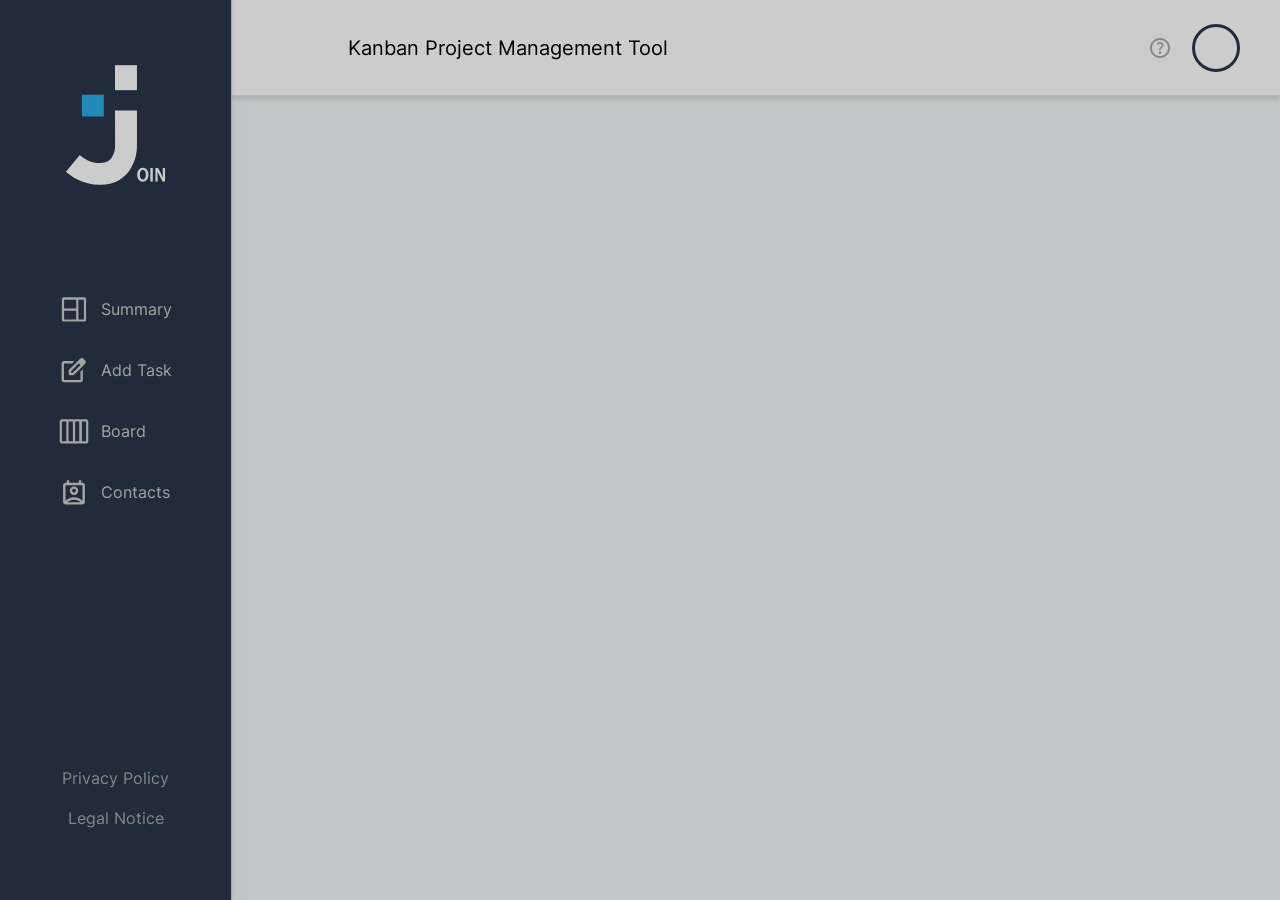
<file: templates/profile.html>
<!DOCTYPE html>
<html lang="en">

<head>
    <meta charset="UTF-8" />
    <meta name="viewport" content="width=device-width, initial-scale=1.0" />
    <link rel="stylesheet" href="../styles/style.css" />
    <link rel="stylesheet" href="../styles/profile.css" />
    <link rel="stylesheet" href="../styles/sidebar.css" />
    <link rel=" stylesheet" href="../styles/mobile_taskbar.css" />
    <link rel="stylesheet" href="../styles/fonts.css" />
    <link rel="icon" href="../assets/icons/join_icon.svg" />
    <script src="../js/profile.js"></script>
    <script src="../js/serverAPI.js"></script>
    <script src="../js/header.js"></script>
    <script src="../js/login.js"></script>    
    <script src="../js/script.js"></script>
    <title>My Profile</title>
</head>

<body onload="initProfile()">
    <div w3-include-html="../templates/sidebar.html"></div>
    <div w3-include-html="../templates/header.html"></div>
    <div w3-include-html="../templates/mobile_taskbar.html"></div>
  
    <div id="dialogProfil" class="dialog-bg d-none"></div>
</body>

</html>
</file>
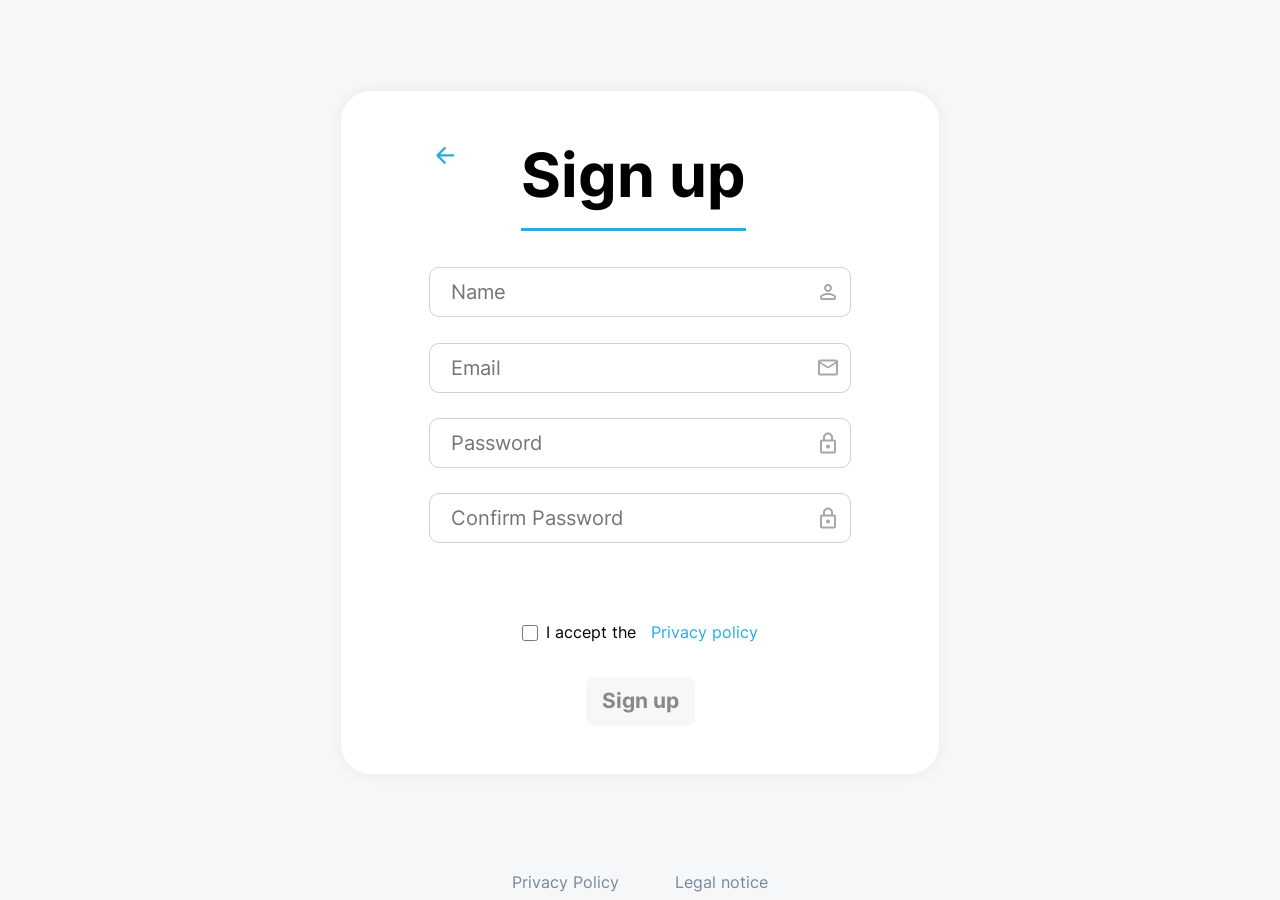
<file: templates/signUp.html>
<!DOCTYPE html>
<html lang="en">

<head>
    <meta charset="UTF-8">
    <meta name="viewport" content="width=device-width, initial-scale=1.0">
    <title>Signup</title>
    <script src="../js/login.js"></script>
    <script src="../js/serverAPI.js"></script>
    <script src="../js/script.js"></script>
    <link rel="stylesheet" href="../styles/style.css">
    <link rel="stylesheet" href="../styles/login.css">
    <link rel="stylesheet" href="../styles/fonts.css" />
    <link rel="icon" type="image/x-icon" href="../assets/icons/join_login.svg" />
</head>

<body onload="init()">
    <div class="containerLog" id="containerLog">
        <div class="headlineLogin">
            <img class="img-logo" id="imgLogoID" src="../assets/icons/join_login.svg">
        </div>
        <form oninput="validateSignUpForm()" class="formSignUp" id="formSignUp" onsubmit="AddUser(event)">

            <div class="headlineSignUp">
                <a class="a_headlineSignUp" onclick="backToLogin()"><img class="icoArrowLeft"
                        src="../assets/icons/arrow-left-line.svg"></i></a>
                <h1 class="title underline">Sign up</h1>
            </div>
            <div class="groupSignUp-input">
                <input class="inputs style_InputTypography1" type="text" id="name"
                    style="background-image: url(../assets/icons/personInput_icon.svg)" placeholder="Name" required>
                <input class="inputs style_InputTypography1" type="email" id="email"
                    style="background-image: url(../assets/icons/mail_icon.svg)" placeholder="Email" required>
                <input class="inputs style_InputTypography1" id="password"
                    style="background-image: url(../assets/icons/lock_icon.svg)" placeholder="Password"
                    onclick="showPassword()" onkeyup="resetError()" required>
                <input class="inputs style_InputTypography1" name="confirmPass"
                    style="background-image: url(../assets/icons/lock_icon.svg)" id="passwordConfirm"
                    placeholder="Confirm Password" onkeyup="resetError()" onclick="showPasswordConf()" required>
                <div class="confirm-error">
                    <span id="pwErrorCheck" class="pw-error-check"></span>
                </div>
            </div>
            <div class="box-rememberSignup style_InputTypography2">
                <input class="checkBox" type="checkbox" id="acepptRules">
                <span for="remember"> I accept the &nbsp; <a class="a_formSignUp" href="./privacy_policy.html"> Privacy
                        policy</a></span>
            </div>
            <div class="divBtn">
                <button class="btn-disabled style_BtnTypography1" type="submit" id="btnSignUp">Sign up</button>
            </div>
        </form>
        <div class="footerLogin">
            <a class="a_footer style_InputTypography2" href="../privacy_policy.html">Privacy Policy</a>
            <a class="a_footer style_InputTypography2" href="../legal_notice.html">Legal notice</a>
        </div>
        <div id="dialogSingUp" class="dialog-bg d-none">
            <div class="signup-box">
                You Signed Up successfully
            </div>
        </div>
    </div>
</body>

</html>
</file>
<file: styles/style.css>
* {
  box-sizing: border-box;
  margin: 0;
  font-family: 'Inter';
}

body {
  background-color: #f6f7f8;
}

.main-color {
  background-color: #2a3647;
}

h1 {
  font-size: 61px;
  font-weight: bold;
}

h2 {
  font-weight: bold;
}

h3 {
  font-size: 20px;
  font-weight: bold;
}

::-webkit-scrollbar {
  width: 3px;
}

/* Track */
::-webkit-scrollbar-track {
  background: #ffffff;
}

/* Handle */
::-webkit-scrollbar-thumb {
  background: #344358;
}

/* Handle on hover */
::-webkit-scrollbar-thumb:hover {
  background: #2a3647;
}
</file>
<file: styles/addTask.css>
.add-task-container {
  display: flex;
  flex-direction: row;
  align-items: flex-start;
  margin-top: 20px;
}

.add-task-container h1 {
  font-size: 48px;
}

.add-task-container input {
  border-radius: 10px;
  width: 440px;
  height: 48px;
  border: 1px solid #d1d1d1;
  padding: 12px 16px 12px 16px;
}

.add-task-container select {
  border-radius: 10px;
  width: 440px;
  height: 48px;
  border: 1px solid #d1d1d1;
  gap: 10px;
  padding: 12px 16px 12px 16px;
}

.add-task-container textarea {
  border-radius: 10px;
  width: 440px;
  border: 1px solid #d1d1d1;
  gap: 10px;
  padding: 12px 16px 12px 16px;
}

.headline-task {
  font-size: 61px;
  font-weight: 700;
  width: 100%;
  z-index: 1;
}

.seperator {
  width: 0px;
  height: 424px;
  gap: 0px;
  margin-left: 30px;
  margin-right: 30px;
  border: 1px solid #d1d1d1;
  opacity: 1;
}

.first-task-input-container {
  display: flex;
  flex-direction: column;
  width: 440px;
  gap: 16px;
}

.second-task-input-container {
  display: flex;
  flex-direction: column;
  width: 440px;
  gap: 16px;
}

.prio-container {
  display: flex;
  flex-direction: row;
  justify-content: center;
  gap: 16px;
}

.prio-button {
  display: flex;
  align-items: center;
  justify-content: center;
  border-radius: 10px;
  width: 136px;
  height: 56px;
  gap: 8px;
  padding: 16px 10px 16px 10px;
  border: none;
  font-weight: bold;
  background-color: #ffffff;
  font-size: 21px;
}

.prio-button:hover {
  cursor: pointer;
}

textarea {
  resize: none;
}

.btn-task {
  display: flex;
  align-items: center;
  justify-content: center;
  background: #2a3647;
  width: 193px;
  height: 56px;
  border-radius: 10px;
  padding: 16px;
  gap: 4px;
  font-size: 21px;
  color: #ffffff;
  font-weight: 700;
  line-height: 25.2px;
}

.clear-button {
  display: flex;
  align-items: center;
  justify-content: center;
  background: #ffffff;
  width: 120px;
  height: 56px;
  border-radius: 10px;
  padding: 16px;
  gap: 4px;
  font-size: 21px;
  color: #2a3647;
  font-weight: 700;
  border: 1px solid;
}

.btn-task:hover {
  background-color: #29abe2;
  border: 0.5px solid #29abe2;
  cursor: pointer;
}

.clear-button:hover {
  color: #29abe2;
  border: 0.5px solid #29abe2;
  cursor: pointer;
}

.clear-button:hover .iconCancelSvg {
  filter: invert(53%) sepia(100%) saturate(305%) hue-rotate(153deg)
    brightness(91%) contrast(106%);
}

.medium-button-color {
  background-color: #ffa800;
  color: #ffffff;
}

.task-button-container {
  display: flex;
  justify-content: flex-end;
  align-items: center;
  gap: 16px;
}

.required-field-text {
  z-index: 1;
  margin-top: 110px;
  align-items: center;
  justify-content: center;
}

.required-color {
  color: red;
}

.selected {
  color: white;
}

.user span {
  font-weight: bold;
}

.users-emblem {
  display: inline-flex;
  align-items: center;
  padding-left: 16px;
  height: 40px;
}

.emblem {
  display: flex;
  align-items: center;
  justify-content: center;
  width: 33px;
  height: 33px;
  border-radius: 50%;
  background-color: #29abe2;
  color: white;
  font-size: 12px;
  margin-left: -8px;
}

.contact-list {
  display: flex;
  align-items: center;
  flex-direction: row;
  gap: 12px;
  height: 40px;
  cursor: pointer;
  padding: 0px 20px;
  border-radius: 10px;
}

.category-list {
  display: flex;
  align-items: center;
  height: 40px;
}

.contact-list span {
  width: 100%;
}

.contact-list:hover {
  background-color: #e2e4e5;
}

.contact-list-selected {
  background-color: #2a3647;
  border: none;
  outline: #2a3647;
  color: white;
}

.contact-list-selected:hover {
  background-color: #091931;
}

.contact-container {
  display: flex;
  align-items: center;
  justify-content: space-between;
  width: 440px;
  height: 48px;
  background-color: #ffffff;
  border: 1px solid #d1d1d1;
  border-radius: 10px;
  padding: 12px 16px 12px 16px;
  cursor: pointer;
  position: relative;
}

.contact-container:hover {
  cursor: pointer;
}

.select-user-text {
  font-size: 20px;
}

.show {
  display: flex;
}

.close {
  display: none;
}

.users {
  display: none;
  position: absolute;
  background-color: #ffffff;
  height: 170px;
  width: 440px;
  overflow: auto;
  border-radius: 10px;
  top: 48px;
  right: 0px;
  gap: 4px;
  z-index: 5;
  padding-inline-start: 0px;
}

input[type='checkbox'] {
  height: 14px;
  width: 14px;
}

.contact-name {
  width: 80%;
}

.tasks {
  display: none;
  position: absolute;
  background-color: #ffffff;
  width: 441px;
  overflow: auto;
  border-radius: 10px;
  top: 47px;
  right: -2px;
  z-index: 5;
  padding-inline-start: 0px;
}

.tasks li:hover {
  background-color: #e2e4e5;
}

.subtask-container {
  right: 0;
  display: flex;
  justify-content: space-between;
  align-items: center;
  border-radius: 10px;
  width: 440px;
  height: 48px;
  border: 1px solid #d1d1d1;
  padding: 12px 16px 12px 16px;
  background-color: #ffffff;
  position: relative;
}

.subtask-container input {
  background-color: transparent;
  border: none;
  outline: none;
  padding: 1px;
  width: 100%;
}

.subtask-right-add img:hover {
  cursor: pointer;
  background-color: #d2d2d2;
  border-radius: 50%;
}

.subtask-right-add {
  display: flex;
}

.subtask-right-add img {
  width: 24px;
  height: 24px;
}

.subtask-right-seperator {
  height: 24px;
  width: 1px;
  margin: 0px 4px;
  background-color: #d1d1d1;
}

.subtask-right-regular img {
  height: 24px;
  width: 24px;
}

.subtask-right-regular img:hover {
  cursor: pointer;
  background-color: #d2d2d2;
  border-radius: 50%;
}

.subtask {
  height: 90px;
  overflow-y: auto;
}

.subtask-list {
  display: flex;
  justify-content: space-between;
  align-items: center;
  cursor: pointer;
  height: 32px;
  gap: 4px;
  padding: 4px 16px 4px 16px;
}

.subtask-list::before {
  content: '\2022';
}

.subtask-list:hover {
  background-color: #dcdcdc;
  border-radius: 10px;
}

.subtask-list input {
  background-color: transparent;
  border: none;
  outline: none;
  width: 100%;
  cursor: pointer;
  padding: 0;
}

.edit-subtask-list {
  display: flex;
  justify-content: space-between;
  align-items: center;
  cursor: pointer;
  height: 32px;
  gap: 4px;
  padding: 4px 16px 4px 16px;
  background-color: #ffffff;
  border-bottom: 1px solid #29abe2;
  border-radius: 0px;
}

.edit-subtask-list input {
  background-color: transparent;
  border: none;
  outline: none;
  width: 100%;
  cursor: pointer;
  padding: 0;
}

.edit-subtask-list img:hover {
  cursor: pointer;
  background-color: #d2d2d2;
  border-radius: 50%;
}

.edit-images {
  display: none;
}

.subtask-list:hover .edit-images {
  display: flex;
}

.flex {
  display: flex !important;
}

.edit-seperator {
  height: 24px;
  width: 1px;
  margin: 0px 4px;
  background-color: #d1d1d1;
}

.dnone {
  display: none;
}

.grey-emblem {
  display: flex;
  align-items: center;
  justify-content: center;
  width: 32px;
  height: 32px;
  border-radius: 50%;
  background-color: #7a7b7b;
  color: white;
  font-size: 12px;
  margin-left: -8px;
}

.main-container {
  display: flex;
  justify-content: center;
  align-items: flex-start;
  flex-direction: column;
  margin-top: 150px;
  margin-left: 300px;
}

.category-error-message {
  display: none;
  align-items: center;
  justify-content: start;
  z-index: 99;
  left: 16px;
  top: 4px;
  right: 0px;
  position: absolute;
  width: 300px;
  height: 40px;
  background-color: white;
}

.task-added-to-board {
  display: none;
  align-items: center;
  justify-content: center;
  position: absolute;
  top: 0;
  right: 0;
  left: 0;
  bottom: 0;
  z-index: 10;
  background-color: rgba(0, 0, 0, 0.8);
  overflow: hidden;
}

.task-added-to-board-style {
  display: flex;
  justify-content: space-evenly;
  align-items: center;
  height: 70px;
  width: 300px;
  border-radius: 20px;
  background-color: #2a3647;
  color: #ffffff;
  font-size: 20px;
}

@keyframes move-top {
  from {
    margin-top: 150%;
  }

  to {
    margin-left: 0%;
  }
}

.move-top {
  animation: move-top 1s ease-in-out;
}

@media (max-width: 1300px) {
  .main-container {
    align-items: flex-start;
    margin-left: 260px;
    padding: 0px 25px 16px 25px;
  }
}

@media (max-width: 1250px) {
  .main-container {
    margin-left: 200px;
  }

  .first-task-input-container {
    width: 400px;
    gap: 14px;
  }

  .first-task-input-container #title {
    width: 400px;
  }

  .first-task-input-container textarea {
    width: 400px;
  }

  .second-task-input-container {
    width: 400px;
    gap: 14px;
  }

  .second-task-input-containerinput {
    width: 400px;
  }

  .subtask-container {
    width: 400px;
  }

  .contact-container {
    width: 400px;
  }

  .users {
    width: 400px;
  }

  .tasks {
    width: 400px;
  }

  .clear-button {
    width: 100px;
    font-size: 18px;
  }
}

@media (max-width: 1100px) {
  .main-container {
    padding: 0px 18px 0px 18px;
  }

  .first-task-input-container {
    width: 380px;
    gap: 12px;
  }

  .first-task-input-container #title {
    width: 380px;
  }

  .first-task-input-container textarea {
    width: 380px;
  }

  .second-task-input-container {
    width: 380px;
    gap: 12px;
  }

  .second-task-input-container input {
    width: 380px;
  }

  .subtask-container {
    width: 380px;
  }

  .contact-container {
    width: 380px;
  }

  .users {
    width: 380px;
  }

  .tasks {
    width: 380px;
  }
}

@media (max-width: 1050px) {
  .main-container {
    padding: 0px;
    margin-left: 0;
    margin-top: 110px;
    align-items: center;
  }

  .headline-task {
    padding-left: 3%;
  }
}

@media (max-width: 900px) {
  .first-task-input-container {
    width: 350px;
    gap: 14px;
  }

  .first-task-input-container #title {
    width: 350px;
  }

  .first-task-input-container textarea {
    width: 350px;
  }

  .second-task-input-container {
    width: 350px;
    gap: 14px;
  }

  .second-task-input-container input {
    width: 350px;
  }

  .prio-container {
    gap: 12px;
  }

  .prio-button {
    width: 125px;
    font-size: 18px;
  }

  .subtask-container {
    width: 350px;
  }

  .contact-container {
    width: 350px;
  }

  .users {
    width: 350px;
  }

  .tasks {
    width: 350px;
  }

  .select-user-text {
    font-size: 16px;
  }

  .clear-button {
    width: 100px;
    font-size: 18px;
  }
}

@media (max-width: 800px) {
  .add-task-container {
    display: flex;
    flex-direction: column;
  }

  .headline-task {
    position: fixed;
    top: 90px;
    background-color: #f6f7f8;
    padding-top: 20px;
  }

  .seperator {
    display: none;
  }

  .main-container {
    margin-left: 0px;
    align-items: center;
    margin-top: 180px;
    margin-bottom: 90px;
  }

  .required-field-text {
    display: none;
  }

  .first-task-input-container {
    width: 440px;
    gap: 12px;
  }

  .first-task-input-container #title {
    width: 440px;
  }

  .first-task-input-container textarea {
    width: 440px;
  }

  .second-task-input-container {
    width: 440px;
    gap: 12px;
    margin-bottom: 100px;
  }

  .second-task-input-container input {
    width: 440px;
  }

  .subtask-container {
    width: 440px;
  }

  .contact-container {
    width: 440px;
  }

  .users {
    width: 440px;
  }

  .prio-container {
    gap: 16px;
    justify-content: space-between;
  }

  .tasks {
    width: 440px;
    padding-top: 10px;
  }

  .task-button-container {
    justify-content: center;
    position: fixed;
    bottom: 75px;
    width: 100%;
    left: 0;
    background-color: #f6f7f8;
    padding-bottom: 16px;
    z-index: 10;
  }

  .required-field-text-mobile {
    display: flex;
  }

  .btnTask {
    width: 120px;
    font-size: 18px;
  }

  .clear-button {
    display: none;
  }
}

@media (max-width: 470px) {
  .headline-task {
    font-size: 48px;
  }

  .first-task-input-container {
    width: 300px;
  }

  .first-task-input-container #title {
    width: 300px;
  }

  .second-task-input-container {
    width: 300px;
  }

  .main-container {
    align-items: normal;
  }

  .first-task-input-container input {
    width: 100%;
  }

  .first-task-input-container textarea {
    width: 100%;
  }

  .contact-container {
    width: 100%;
  }

  .users {
    width: 300px;
  }

  .add-task-container {
    width: 100%;
    align-items: center;
    margin-top: 10px;
  }

  #date {
    width: 100%;
  }

  .subtask-container {
    width: 100%;
  }

  .prio-container {
    flex-direction: column;
    justify-content: center;
    align-items: center;
    width: 100%;
  }

  .prio-button {
    width: 100%;
  }

  .tasks {
    width: 300px;
  }

  .user-checkbox {
    width: 20px !important;
  }

  .emblem {
    width: 30px;
    height: 28px;
    padding: 5px;
  }

  .contact-name {
    font-size: 14px;
  }

  .btn-task {
    width: 120px;
  }

  .select-user-text {
    font-size: 14px;
  }

  .category-error-message {
    width: 200px;
  }
}
</file>
<file: styles/sidebar.css>
.sidebar {
  position: fixed;
  z-index: 3;
  display: flex;
  flex-direction: column;
  align-items: center;
  justify-content: space-between;
  padding: 64px 0px 64px 0px;
  top: 0;
  left: 0;
  right: 0;
  width: 232px;
  height: 100vh;
  border-right: solid 1px lightgray;
  box-shadow: 0px 0px 4px 0px rgba(0, 0, 0, 0.1);
  background-color: #2a3647;
  overflow-y: auto;
}

.div-sub-sidebar {
  gap: 100px;
  display: flex;
  flex-direction: column;
  align-items: center;
}

.logoimg {
  width: 100.03px;
  height: 121.97px;
}

.menu {
  display: flex;
  flex-direction: column;
  width: 100%;
  gap: 15px;
}

.a-nav {
  display: flex;
  text-decoration: none;
  color: #cdcdcd;
  justify-content: flex-start;
  vertical-align: middle;
  align-items: center;
  font-weight: 400;
  font-size: 16px;
  height: 46px;
  padding: 8px 56px 8px 56px;
  gap: 12px;
}

.a-nav:hover {
  cursor: pointer;
  color: #ffffff;
  background-color: rgb(9, 25, 49, 1);
}

.active {
  background-color: rgb(9, 25, 49);
  border: none;
  outline: rgb(9, 25, 49);
}

.icon {
  width: 30px;
  height: 30px;
  vertical-align: middle;
}

.footer {
  display: flex;
  flex-direction: column;
  align-items: center;
  justify-content: center;
  width: 100%;
  gap: 4px;
  font-size: 16px;
  font-weight: 400;
}

.footer a {
  text-decoration: none;
  color: #a8a8a8;
  vertical-align: middle;
  padding: 8px;
}

.footer a:hover {
  cursor: pointer;
  color: #29abe2;
  scale: 1.1;
  font-weight: bold;
}

@media (max-width: 1260px) {
  .sidebar {
    width: 200px;
  }

  .a-nav {
    padding: 8px 36px 8px 36px;
  }
}

@media (max-width: 1050px) {
  .sidebar {
    display: none;
  }
}

/* Sidebarfocus CSS  */
</file>
<file: styles/fonts.css>
/* inter-100 - latin */
@font-face {
  font-display: swap; /* Check https://developer.mozilla.org/en-US/docs/Web/CSS/@font-face/font-display for other options. */
  font-family: 'Inter';
  font-style: normal;
  font-weight: 100;
  src: url('../assets/fonts/inter-v13-latin-100.woff2') format('woff2'); /* Chrome 36+, Opera 23+, Firefox 39+, Safari 12+, iOS 10+ */
}
/* inter-200 - latin */
@font-face {
  font-display: swap; /* Check https://developer.mozilla.org/en-US/docs/Web/CSS/@font-face/font-display for other options. */
  font-family: 'Inter';
  font-style: normal;
  font-weight: 200;
  src: url('../assets/fonts/inter-v13-latin-200.woff2') format('woff2'); /* Chrome 36+, Opera 23+, Firefox 39+, Safari 12+, iOS 10+ */
}
/* inter-300 - latin */
@font-face {
  font-display: swap; /* Check https://developer.mozilla.org/en-US/docs/Web/CSS/@font-face/font-display for other options. */
  font-family: 'Inter';
  font-style: normal;
  font-weight: 300;
  src: url('../assets/fonts/inter-v13-latin-300.woff2') format('woff2'); /* Chrome 36+, Opera 23+, Firefox 39+, Safari 12+, iOS 10+ */
}
/* inter-regular - latin */
@font-face {
  font-display: swap; /* Check https://developer.mozilla.org/en-US/docs/Web/CSS/@font-face/font-display for other options. */
  font-family: 'Inter';
  font-style: normal;
  font-weight: 400;
  src: url('../assets/fonts/inter-v13-latin-regular.woff2') format('woff2'); /* Chrome 36+, Opera 23+, Firefox 39+, Safari 12+, iOS 10+ */
}
/* inter-500 - latin */
@font-face {
  font-display: swap; /* Check https://developer.mozilla.org/en-US/docs/Web/CSS/@font-face/font-display for other options. */
  font-family: 'Inter';
  font-style: normal;
  font-weight: 500;
  src: url('../assets/fonts/inter-v13-latin-500.woff2') format('woff2'); /* Chrome 36+, Opera 23+, Firefox 39+, Safari 12+, iOS 10+ */
}
/* inter-600 - latin */
@font-face {
  font-display: swap; /* Check https://developer.mozilla.org/en-US/docs/Web/CSS/@font-face/font-display for other options. */
  font-family: 'Inter';
  font-style: normal;
  font-weight: 600;
  src: url('../assets/fonts/inter-v13-latin-600.woff2') format('woff2'); /* Chrome 36+, Opera 23+, Firefox 39+, Safari 12+, iOS 10+ */
}
/* inter-700 - latin */
@font-face {
  font-display: swap; /* Check https://developer.mozilla.org/en-US/docs/Web/CSS/@font-face/font-display for other options. */
  font-family: 'Inter';
  font-style: normal;
  font-weight: 700;
  src: url('../assets/fonts/inter-v13-latin-700.woff2') format('woff2'); /* Chrome 36+, Opera 23+, Firefox 39+, Safari 12+, iOS 10+ */
}
/* inter-800 - latin */
@font-face {
  font-display: swap; /* Check https://developer.mozilla.org/en-US/docs/Web/CSS/@font-face/font-display for other options. */
  font-family: 'Inter';
  font-style: normal;
  font-weight: 800;
  src: url('../assets/fonts/inter-v13-latin-800.woff2') format('woff2'); /* Chrome 36+, Opera 23+, Firefox 39+, Safari 12+, iOS 10+ */
}
/* inter-900 - latin */
@font-face {
  font-display: swap; /* Check https://developer.mozilla.org/en-US/docs/Web/CSS/@font-face/font-display for other options. */
  font-family: 'Inter';
  font-style: normal;
  font-weight: 900;
  src: url('../assets/fonts/inter-v13-latin-900.woff2') format('woff2'); /* Chrome 36+, Opera 23+, Firefox 39+, Safari 12+, iOS 10+ */
}
</file>
<file: styles/mobile_taskbar.css>
.mobile-taskbar {
    background-color: #2a3647;
    width: 100%;
    height: 80px;
    position: fixed;
    z-index: 99;
    display: none;
    align-items: center;
    justify-content: space-between;
    padding: 16px 20px 16px 20px;
    bottom: 0;
    left: 0;
    right: 0;
}

.menu-mobile {
    display: flex;
    justify-content: space-around;
    flex-wrap: wrap;
    width: 100%;
}

.a-nav-mobile {
    display: flex;
    align-items: center;
    justify-content: center;
    flex-direction: column;
    text-decoration: none;
    color: #cdcdcd;
    font-weight: 400;
    font-size: 16px;
    gap: 8px;
    width: 90px;
    padding: 8px;
    border-radius: 15px;
}

.a-nav-mobile:hover {
    cursor: pointer;
    color: #ffffff;
    background-color: rgb(9, 25, 49);
}

.icon-mobile {
    width: 32px;
    height: 32px;
    vertical-align: middle;
}

@media (max-width: 1050px) {
    .sidebar {
        display: none;
    }

    .mobile-taskbar {
        display: flex;
    }

    .testContainer {
        margin-left: 0px;
        margin-top: 130px;
    }

}

@media (max-width: 470px) {
    .a-nav-mobile {
        font-size: 12px;
        width: 65px;
        padding: 6px;     
    }
}
</file>
<file: styles/board.css>
.board-container {
  display: flex;
  flex-direction: column;
  margin-top: 150px;
  margin-left: 260px;
  background-color: #f6f7f8;
  max-width: 1425px;
  height: calc(100vh - 160px);
}

.search {
  width: 312px;
}

.top {
  display: flex;
  width: 90%;
  justify-content: space-between;
  align-items: center;
}

.top-add-task {
  background-color: #2a3647;
  border-radius: 10px;
  height: 40px;
  padding: 10px;
  display: none;
}

.top-add-task:hover {
  cursor: pointer;
  background-color: #29abe2;
  border: 0.5px solid #29abe2;
}

.top-left {
  display: flex;
  align-items: center;
  gap: 16px;
}

.top-right {
  display: flex;
  align-items: center;
  gap: 16px;
}

.empty-board {
  display: flex;
  height: 48px;
  width: 100%;
  border-radius: 10px;
  border: 1px dashed #a8a8a8;
  justify-content: center;
  align-items: center;
  color: #b5b4b4;
  background-color: rgba(0, 0, 0, 0.05);
  border-radius: 10px;
}

.edit-main {
  display: flex;
  margin-top: 24px;
  height: calc(100vh - 260px);
  gap: 18px;
  overflow: auto;
}

.todo {
  display: flex;
  flex-direction: column;
  width: 250px;
}

.todo-head {
  display: flex;
  justify-content: space-between;
  margin-bottom: 8px;
}

.in-progress {
  display: flex;
  flex-direction: column;
  width: 250px;
}

.in-progress-head {
  display: flex;
  justify-content: space-between;
  margin-bottom: 8px;
}

.await-feedback {
  display: flex;
  flex-direction: column;
  width: 250px;
}

.await-feedback-head {
  display: flex;
  justify-content: space-between;
  margin-bottom: 8px;
}

.done {
  display: flex;
  flex-direction: column;
  width: 250px;
}

.done-head {
  display: flex;
  justify-content: space-between;
  margin-bottom: 8px;
}

.main svg {
  color: #2a3647;
}

.main svg:hover {
  cursor: pointer;
}

.input-area {
  display: flex;
  justify-content: space-between;
  align-items: center;
  width: 312px;
  height: 48px;
  border: 1px solid #a8a8a8;
  background-color: #ffffff;
  border-radius: 10px;
  padding: 8px 16px 8px 16px;
}

.input-area input {
  background-color: transparent;
  border: none;
  outline: none;
  padding: 1px;
  width: 100%;
}

.input-area-right {
  display: flex;
  gap: 10px;
}

.input-area-right-seperator {
  height: 31px;
  width: 1px;
  background-color: #a8a8a8;
}

.input-area-right svg:active path {
  fill: #29abe2;
}

.input-area-right svg:hover {
  cursor: pointer;
  background-color: #d2d2d2;
  border-radius: 50%;
}

.top-right button {
  display: flex;
  align-items: center;
  justify-content: center;
  gap: 4px;
  height: 48px;
  width: 160px;
  font-size: 21px;
  border: 1px solid #a8a8a8;
  border-radius: 10px;
  color: #ffffff;
  background-color: #2a3647;
  transition: 100ms;
}

.top-right button:hover {
  cursor: pointer;
  background-color: #29abe2;
  border: 0.5px solid #29abe2;
}

.drag-area {
  height: 100%;
  border-radius: 10px;
  display: flex;
  flex-direction: column;
  align-items: center;
}

.drag-area-highlight {
  background-color: rgba(0, 0, 0, 0.15);
}

.category {
  display: flex;
  justify-content: space-between;
  align-items: center;
  gap: 8px;
  color: #2a3647;
}

.category h3 {
  color: white;
  padding: 5px 15px 5px 15px;
  border-radius: 10px;
  font-weight: 400;
  text-align: center;
}

.imgMobile {
  height: 35px;
  width: 35px;
}

.search-svg:hover {
  cursor: pointer;
  border-radius: 50%;
  background-color: #d2d2d2;
}

.plus-btn-svg:hover {
  cursor: pointer;
  filter: invert(53%) sepia(100%) saturate(305%) hue-rotate(153deg)
    brightness(91%) contrast(106%);
}

.big-task-category {
  color: white;
  padding: 5px 25px 5px 25px;
  border-radius: 10px;
  font-weight: 400;
  font-size: 24px;
}

.big-subtasks {
  display: flex;
  flex-direction: column;
  gap: 24px;
}

.big-subtasklist {
  display: flex;
  height: 32px;
  padding: 6px 16px 6px 0px;
  gap: 16px;
}

.big-users {
  display: flex;
  flex-direction: column;
  gap: 16px;
}

.big-user {
  display: flex;
  flex-direction: column;
  gap: 16px;
}

.big-single-user {
  display: flex;
  align-items: center;
  gap: 24px;
}

.subtask-progress {
  display: inline-flex;
  align-items: center;
  gap: 10px;
  width: 100%;
}

progress[value] {
  appearance: none;
  -webkit-appearance: none;
  width: 60%;
  height: 8px;
}

progress[value]::-webkit-progress-bar {
  background-color: #f4f4f4;
  border-radius: 8px;
}

progress[value]::-webkit-progress-value {
  background-color: #4589ff;
  border-radius: 8px;
  transition: width 0.5s ease-in-out;
}

.subtask-progress-count {
  display: flex;
  width: 40%;
  font-size: 12px;
}

@media (max-width: 1350px) {
  .edit-main {
    overflow-x: auto;
    padding-bottom: 100px;
  }
}

@media (max-width: 1050px) {
  .board-container {
    margin-left: 50px;
  }
  .edit-main {
    flex-direction: column;
  }
}

@media (max-width: 900px) {
  .top h1 {
    font-size: 50px;
  }

  .input-area {
    width: 280px;
    height: 40px;
  }

  .top-right button {
    height: 40px;
    width: 140px;
  }
}

@media (max-width: 800px) {
  .drag-area {
    flex-direction: row;
    overflow-x: auto;
  }

  .todo {
    width: 100%;
  }

  .in-progress {
    width: 100%;
  }

  .await-feedback {
    width: 100%;
  }

  .done {
    width: 100%;
  }

  .todo-head {
    padding-right: 20px;
  }

  .in-progress-head {
    padding-right: 20px;
  }

  .await-feedback-head {
    padding-right: 20px;
  }

  .done-head {
    padding-right: 20px;
  }

  .empty-board {
    width: 40%;
  }

  .top h1 {
    font-size: 48px;
  }

  .input-area {
    width: 250px;
    height: 40px;
  }
}

@media (max-width: 770px) {
  .main {
    gap: 15px;
  }
  .top-add-task {
    display: flex;
  }

  .top-right button {
    display: none;
  }
}

@media (max-width: 650px) {
  .board-container {
    margin-left: 30px;
  }

  .top-add-task {
    display: flex;
  }
  .top {
    flex-direction: column;
    gap: 24px;
  }
  .top-left {
    justify-content: space-between;
    width: 95%;
  }
  .input-area {
    width: 450px;
    height: 40px;
  }
}

@media (max-width: 550px) {
  .input-area {
    width: 350px;
    height: 35px;
  }

  progress[value] {
    width: 50%;
  }
  .subtask-progress-count {
    width: 50%;
  }
}

@media (max-width: 550px) {
  .input-area {
    width: 250px;
    height: 35px;
  }
}
</file>
<file: styles/cardclass.css>
.smallcard {
  position: relative;
  display: flex;
  flex-direction: column;
  gap: 24px;
  min-width: 250px;
  max-width: 250px;
  margin: 16px;
  padding: 16px;
  border-radius: 24px;
  cursor: pointer;
  background-color: #ffffff;
}

.smallcard:hover {
  rotate: -3deg;
}

.information {
  display: flex;
  justify-content: space-between;
  align-items: center;
  width: 100%;
}

.title {
  word-break: break-word;
}

.description {
  word-break: break-word;
  overflow-y: auto;
  max-height: 60px;
}

.show-bigcard {
  display: flex;
  flex-direction: column;
  align-items: center;
  justify-content: center;
  position: fixed;
  top: 0;
  right: 0;
  left: 0;
  bottom: 0;
  z-index: 2;
  background-color: rgba(0, 0, 0, 0.8);
}

.dnone {
  display: none;
}

.bigcard {
  display: flex;
  flex-direction: column;
  width: 550px;
  height: 750px;
  position: sticky;
  overflow-y: auto;
  gap: 24px;
  border-radius: 30px;
  background-color: #ffffff;
  padding: 48px 40px 48px 40px;
}

.big-header {
  display: flex;
  justify-content: space-between;
  align-items: center;
}

.big-title {
  word-break: break-word;
}

.big-date {
  display: flex;
  align-items: center;
  gap: 8px;
}

.bigPriority img {
  height: 24px;
  width: 24px;
}

.big-priority {
  display: flex;
  align-items: center;
  gap: 8px;
}

.close {
  height: 40px;
  width: 40px;
}

.close:hover {
  cursor: pointer;
  background-color: #d2d2d2;
  border-radius: 50%;
}

.bigcard img:hover {
  cursor: pointer;
}

.bigcard-edit {
  display: flex;
  justify-content: flex-end;
  gap: 8px;
  margin-block-start: auto;
}

.big-delete {
  display: flex;
  align-items: center;
  cursor: pointer;
}

.big-seperator {
  width: 0px;
  height: 24px;
  gap: 0px;
  border: 1px solid #d1d1d1;
  opacity: 1;
}

.big-edit {
  display: flex;
  align-items: center;
  cursor: pointer;
}

.bigUsersEmblem {
  display: inline-flex;
}

.big-useremblem {
  display: flex;
  align-items: center;
  justify-content: center;
  width: 42px;
  height: 42px;
  border-radius: 50%;
  color: white;
  font-weight: 400;
}

.small-usersemblem {
  display: flex;
  margin-left: 8px;
}

.small-useremblem {
  display: flex;
  align-items: center;
  justify-content: center;
  margin-left: -8px;
  width: 32px;
  height: 32px;
  border-radius: 50%;
  color: white;
  font-size: 12px;
  font-weight: 400;
}

.grey-emblem {
  display: flex;
  align-items: center;
  justify-content: center;
  margin-left: -8px;
  width: 32px;
  height: 32px;
  border-radius: 50%;
  background-color: #7a7b7b;
  color: white;
  font-size: 12px;
}

/*mobile responsive*/
.mobileBoard {
  display: none;
}

.amobile_boardOptions {
  position: absolute;
  flex-direction: column;
  justify-content: space-around;
  width: 100%;
  height: 100%;
  top: 5px;
  right: 5px;
  border: 1px solid #f6f7f8;
  border-radius: 10px;
  background-color: white;
  padding: 10px;
  box-shadow: 1px 0px 3px 0px #9fbdc1;
  font-size: 16px;
}

.amobile_boardOptions {
  text-align: center;
}

.amobile_boardOptions a:hover {
  cursor: pointer;
  color: #f4f4f4;
  font-weight: 400;
  background-color: #29abe2;
  border-radius: 10px;
}

.disabled {
  pointer-events: none;
  cursor: default !important;
  color: #a5a7a7;
}

.disabled:hover,
.disabled:focus,
.disabled:active {
  cursor: default !important;
}

.mobileClose {
  justify-content: space-between;
  align-items: center;
  display: flex;
}

.btnClose {
  border: solid 1px #7a7b7b;
  border-radius: 10px;
}

.btnClose:hover {
  cursor: pointer;
  background-color: #29abe2;
  color: #f4f4f4;
}

@media (max-width: 800px) {
  .bigcard {
    height: 75%;
    width: 80%;
  }
}

@media (max-width: 710px) {
  .mobileBoard {
    display: flex;
  }
}

@media (max-width: 650px) {
  .mobileBoard {
    display: flex;
  }
}

@media (max-width: 600px) {
  .bigcard {
    width: 100%;
    padding: 30px 24px 30px 20px;
  }
}
</file>
<file: styles/boardAddTask.css>
.board-add-task {
  display: flex;
  align-items: center;
  justify-content: center;
  position: fixed;
  top: 0;
  right: 0;
  left: 0;
  bottom: 0;
  z-index: 8;
  background-color: rgba(0, 0, 0, 0.8);
  overflow: hidden;
}

.task-added-to-board {
  display: flex;
  align-items: center;
  justify-content: center;
  position: absolute;
  top: 0;
  right: 0;
  left: 0;
  bottom: 0;
  z-index: 10;
  background-color: rgba(0, 0, 0, 0.8);
}

.task-added-to-board-style {
  display: flex;
  justify-content: space-evenly;
  align-items: center;
  height: 70px;
  width: 300px;
  border-radius: 20px;
  background-color: #2a3647;
  color: #ffffff;
  font-size: 20px;
}

.board-added-to-task-style img {
  width: 30px;
  height: 30px;
}

.add-task-container {
  display: flex;
  flex-direction: row;
  align-items: flex-start;
  margin-top: 20px;
}

.add-task-container h1 {
  font-size: 48px;
}

.add-task-container input {
  border-radius: 10px;
  width: 440px;
  height: 48px;
  border: 1px solid #d1d1d1;
  padding: 12px 16px 12px 16px;
}

.add-task-container select {
  border-radius: 10px;
  width: 440px;
  height: 48px;
  border: 1px solid #d1d1d1;
  gap: 10px;
  padding: 12px 16px 12px 16px;
}

.add-task-container textarea {
  border-radius: 10px;
  width: 440px;
  border: 1px solid #d1d1d1;
  gap: 10px;
  padding: 12px 16px 12px 16px;
}

.headline-task {
  font-size: 61px;
  font-weight: 700;
  white-space: nowrap;
}

.seperator {
  width: 0px;
  height: 24px;
  gap: 0px;
  margin-left: 30px;
  margin-right: 30px;
  border: 1px solid #d1d1d1;
  opacity: 1;
}

.group-task1-input {
  display: flex;
  flex-direction: column;
  width: 440px;
  gap: 16px;
}

.group-task2-input {
  display: flex;
  flex-direction: column;
  width: 440px;
  gap: 16px;
}

.prio-container {
  display: flex;
  flex-direction: row;
  justify-content: center;
  gap: 16px;
}

.prioBtn {
  display: flex;
  align-items: center;
  justify-content: center;
  border-radius: 10px;
  width: 136px;
  height: 56px;
  gap: 8px;
  padding: 16px 10px 16px 10px;
  border: none;
  font-weight: bold;
  background-color: #ffffff;
  font-size: 21px;
}

.prioBtn:hover {
  cursor: pointer;
}

textarea {
  resize: none;
}

.task-button {
  display: flex;
  align-items: center;
  justify-content: center;
  background: #2a3647;
  width: 193px;
  height: 56px;
  border-radius: 10px;
  padding: 16px;
  gap: 4px;
  font-size: 21px;
  color: #ffffff;
  font-weight: 700;
  line-height: 25.2px;
}

.clear-button {
  display: flex;
  align-items: center;
  justify-content: center;
  background: #ffffff;
  width: 120px;
  height: 56px;
  border-radius: 10px;
  padding: 16px;
  gap: 4px;
  font-size: 21px;
  color: #2a3647;
  font-weight: 700;
  border: 1px solid;
}

.task-button:hover {
  background-color: #29abe2;
  border: 0.5px solid #29abe2;
  cursor: pointer;
}

.clear-button:hover {
  color: #29abe2;
  border: 0.5px solid #29abe2;
  cursor: pointer;
}

.clear-button:hover .icon-cancel-svg {
  filter: invert(53%) sepia(100%) saturate(305%) hue-rotate(153deg)
    brightness(91%) contrast(106%);
}

.midBtn-Color {
  background-color: #ffa800;
  color: #ffffff;
}

.addtask-button-container {
  display: flex;
  flex-direction: row;
  justify-content: center;
  align-items: center;
  gap: 16px;
  margin-left: 100px;
}

.required-field-text {
  z-index: 1;
  margin-top: 100px;
  align-items: center;
  justify-content: center;
}

.required-color {
  color: red;
}

.selected {
  color: white;
}

.user span {
  font-weight: bold;
}

.users-emblem {
  display: inline-flex;
  align-items: center;
  padding-left: 16px;
  height: 40px;
}

.emblem {
  display: flex;
  align-items: center;
  justify-content: center;
  width: 32px;
  height: 32px;
  border-radius: 50%;
  background-color: #29abe2;
  color: white;
  font-size: 12px;
  margin-left: -8px;
}

.contactlist {
  display: flex;
  align-items: center;
  flex-direction: row;
  gap: 12px;
  height: 40px;
  cursor: pointer;
  padding: 0px 20px;
  border-radius: 10px;
}

.categorylist {
  display: flex;
  align-items: center;
  height: 40px;
}

.contactlist:hover {
  background-color: #e2e4e5;
}

.contactlist span {
  width: 100%;
}

.contactlist-selected {
  background-color: #2a3647;
  border: none;
  outline: #2a3647;
  color: white;
}

.contactlist-selected:hover {
  background-color: #091931;
}

.contact-container {
  display: flex;
  align-items: center;
  justify-content: space-between;
  width: 440px;
  height: 48px;
  background-color: #ffffff;
  border: 1px solid #d1d1d1;
  border-radius: 10px;
  padding: 12px 16px 12px 16px;
  cursor: pointer;
  z-index: 2;
  position: relative;
}

.contact-container:hover {
  cursor: pointer;
}

.contact-container span {
  font-size: 20px;
}

.show {
  display: flex;
}

.task-top {
  display: flex;
  align-items: center;
  justify-content: space-between;
  width: 100%;
}

.close-board {
  height: 32px;
  width: 32px;
}

.close-board:hover {
  cursor: pointer;
  background-color: #d2d2d2;
  border-radius: 50%;
}

.users {
  display: none;
  position: absolute;
  background-color: #ffffff;
  height: 164px;
  width: 441px;
  overflow: auto;
  border-radius: 10px;
  top: 50px;
  right: -2px;
  gap: 4px;
  padding-inline-start: 0px;
  z-index: 1;
}

input[type='checkbox'] {
  height: 14px;
  width: 14px;
}

.contact-name {
  width: 80%;
}

.tasks {
  display: none;
  position: absolute;
  background-color: #ffffff;
  width: 441px;
  overflow: auto;
  border-radius: 10px;
  top: 47px;
  right: -2px;
  z-index: 5;
  padding-inline-start: 0px;
}

.subtask-container {
  right: 0;
  display: flex;
  justify-content: space-between;
  align-items: center;
  border-radius: 10px;
  width: 440px;
  height: 48px;
  border: 1px solid #d1d1d1;
  padding: 12px 16px 12px 16px;
  background-color: #ffffff;
}

.subtask-container input {
  background-color: transparent;
  border: none;
  outline: none;
  padding: 1px;
  width: 100%;
}

.subtask-right-add img:hover {
  cursor: pointer;
  background-color: #d2d2d2;
  border-radius: 50%;
}

.subtask-right-add {
  display: flex;
}

.subtask-right-add img {
  width: 24px;
  height: 24px;
}

.subtask-right-seperator {
  height: 24px;
  width: 1px;
  margin: 0px 4px;
  background-color: #d1d1d1;
}

.subtask-right-regular img {
  height: 24px;
  width: 24px;
}

.subtask-right-regular img:hover {
  cursor: pointer;
  background-color: #d2d2d2;
  border-radius: 50%;
}

.subtask {
  height: 90px;
  overflow-y: auto;
}

.subtasklist {
  display: flex;
  justify-content: space-between;
  align-items: center;
  cursor: pointer;
  height: 32px;
  gap: 4px;
  padding: 4px 16px 4px 16px;
}

.subtasklist::before {
  content: '\2022';
}

.subtasklist:hover {
  background-color: #dcdcdc;
  border-radius: 10px;
}

.subtasklist input {
  background-color: transparent;
  border: none;
  outline: none;
  width: 100%;
  cursor: pointer;
  padding: 0;
  height: 21px;
}

.editsubtaskList {
  display: flex;
  justify-content: space-between;
  align-items: center;
  cursor: pointer;
  height: 32px;
  gap: 4px;
  padding: 4px 16px 4px 16px;
  background-color: #ffffff;
  border-bottom: 1px solid #29abe2;
  border-radius: 0px;
}

.editsubtaskList input {
  background-color: transparent;
  border: none;
  outline: none;
  width: 100%;
  cursor: pointer;
  padding: 0;
  height: 21px;
}

.editsubtaskList img:hover {
  cursor: pointer;
  background-color: #d2d2d2;
  border-radius: 50%;
}

.edit-images {
  display: none;
}

.subtasklist:hover .edit-images {
  display: flex;
}

.flex {
  display: flex !important;
}

.edit-seperator {
  height: 24px;
  width: 1px;
  margin: 0px 4px;
  background-color: #d1d1d1;
}

.dnone {
  display: none;
}

.btnEdit-svg:hover {
  cursor: pointer;
  border-radius: 50%;
  background-color: #d2d2d2;
}

.grey-emblem {
  display: flex;
  align-items: center;
  justify-content: center;
  width: 32px;
  height: 32px;
  border-radius: 50%;
  background-color: #7a7b7b;
  color: white;
  font-size: 12px;
  margin-left: -8px;
}

.add-task-main-container {
  display: flex;
  justify-content: center;
  align-items: center;
  flex-direction: column;
  background-color: #ffffff;
  border-radius: 10px;
  padding: 40px 60px 40px 60px;
  z-index: 2;
}

.board-addtask-seperator {
  width: 0px;
  height: 424px;
  margin-left: 20px;
  margin-right: 20px;
  border: 1px solid #d1d1d1;
  opacity: 1;
}

@keyframes move-left {
  from {
    margin-left: 150%;
  }

  to {
    margin-left: 0%;
  }
}

.move-left {
  animation: move-left 1s ease-in-out;
}

@keyframes move-right {
  from {
    margin-left: 0%;
  }

  to {
    margin-left: 150%;
  }
}

.move-right {
  animation: move-left 1s ease-in-out;
}

@media (max-width: 1425px) {
  .add-task-main-container {
    display: flex;
    align-items: center;
  }
  .headline-task {
    font-size: 56px;
  }
}
@media (max-width: 1270px) {
  .headline-task {
    font-size: 52px;
  }
}

@media (max-width: 1200px) {
  .main-container {
    margin-top: 150px;
    margin-left: 120px;
  }
}

@media (max-width: 1190px) {
  .main-container {
    margin-top: 150px;
    margin-left: 50px;
  }
}

@media (max-width: 1050px) {
  .add-task-main-container {
    display: flex;
    align-items: center;
    justify-content: flex-start;
    padding: 40px 20px 60px 20px;
    height: 600px;
    overflow: auto;
  }
}

@media (max-width: 980px) {
  .main-container {
    margin-top: 100px;
    margin-left: 0px;
  }

  .add-task-container {
    display: flex;
    flex-direction: column;
  }
  .board-addtask-seperator {
    display: none;
  }
  .required-field-text {
    display: none;
  }

  .group-task1-input input {
    width: 100%;
  }
  .group-task1-input textarea {
    width: 100%;
  }
  .contact-container {
    width: 100%;
  }
  .add-task-container {
    width: 100%;
  }
  #date {
    width: 100%;
  }
  .subtask-container {
    width: 100%;
  }
  .prioBtn {
    width: 100%;
  }

  .group-task1-input {
    gap: 10px;
  }

  .group-task2-input {
    gap: 10px;
  }
}

@media (max-width: 480px) {
  .headline-task {
    font-size: 40px;
  }
  .group-task1-input {
    width: 300px;
  }
  .group-task2-input {
    width: 300px;
  }
  .main-container {
    align-items: normal;
  }

  .tasks {
    width: 300px;
  }
  .users {
    width: 300px;
  }
  .user-checkbox {
    width: 20px !important;
  }
  .emblem {
    width: 30px;
    height: 28px;
  }
  .addtask-button-container {
    margin-left: 0px;
  }
  .add-task-container {
    align-items: center;
  }
  .prio-container {
    flex-direction: column;
    align-items: center;
  }
  .contact-container span {
    font-size: 16px;
  }
}

.categoryErrorMessage {
  display: none;
  align-items: center;
  justify-content: start;
  z-index: 99;
  left: 16px;
  top: 4px;
  right: 0px;
  position: absolute;
  width: 300px;
  height: 40px;
  background-color: white;
}
</file>
<file: styles/boardEditTask.css>
.edit-add-task {
  width: 550px;
  height: 750px;
  background-color: #ffffff;
  border-radius: 30px;
  padding: 48px 40px 48px 40px;
  overflow-y: auto;
}

.edit-add-task-container {
  display: flex;
  flex-direction: column;
  gap: 24px;
}

.edit-add-task-container h1 {
  font-size: 48px;
}

.edit-add-task-container input {
  border-radius: 10px;
  width: 440px;
  height: 48px;
  border: 1px solid #d1d1d1;
  padding: 12px 16px 12px 16px;
}

.edit-add-task-container select {
  border-radius: 10px;
  width: 440px;
  height: 48px;
  border: 1px solid #d1d1d1;
  gap: 10px;
  padding: 12px 16px 12px 16px;
}

.edit-add-task-container textarea {
  border-radius: 10px;
  width: 440px;
  height: 48px;
  border: 1px solid #d1d1d1;
  gap: 10px;
  padding: 12px 16px 12px 16px;
  overflow-y: hidden;
}

.edit-task-header {
  display: flex;
  justify-content: flex-end;
}

.close-edit-board {
  height: 40px;
  width: 40px;
}

.close-edit-board:hover {
  cursor: pointer;
  background-color: #dcdcdc;
  border-radius: 50%;
}

.edit-prio-container {
  display: flex;
  flex-direction: row;
  justify-content: center;
  gap: 16px;
}

.edit-priobtn {
  display: flex;
  align-items: center;
  justify-content: center;
  border-radius: 10px;
  width: 136px;
  height: 56px;
  gap: 8px;
  padding: 16px 10px 16px 10px;
  border: none;
  font-weight: bold;
  background-color: #ffffff;
  font-size: 21px;
}

.edit-priobtn:hover {
  cursor: pointer;
}

textarea {
  resize: none;
}

.edit-btntask-container {
  display: flex;
  justify-content: flex-end;
}

.edit-btntask {
  display: flex;
  align-items: center;
  justify-content: center;
  width: 90px;
  background: #2a3647;
  border-radius: 10px;
  padding: 16px;
  gap: 4px;
  font-size: 18px;
  color: #ffffff;
  font-weight: 700;
}

.edit-btntask:hover {
  background-color: #29abe2;
  border: 0.5px solid #29abe2;
  cursor: pointer;
}

.btnClear:hover {
  color: #29abe2;
  border: 0.5px solid #29abe2;
  cursor: pointer;
}

.btnClear:hover .iconCancelSvg {
  filter: invert(53%) sepia(100%) saturate(305%) hue-rotate(153deg)
    brightness(91%) contrast(106%);
}

.midBtn-Color {
  background-color: #ffa800;
  color: #ffffff;
}

.addTaskBtn-Container {
  display: flex;
  justify-content: flex-end;
}

.edit-required-color {
  color: red;
}

.edit-selected {
  color: white;
}

.user span {
  font-weight: bold;
}

.edit-users-emblem {
  display: inline-flex;
  margin-left: 12px;
}

.edit-emblem {
  display: flex;
  align-items: center;
  justify-content: center;
  width: 32px;
  height: 32px;
  border-radius: 50%;
  background-color: #29abe2;
  color: white;
  font-size: 12px;
  margin-left: -8px;
}

.edit-contactlist {
  display: flex;
  align-items: center;
  flex-direction: row;
  gap: 12px;
  height: 40px;
  cursor: pointer;
  padding: 0px 20px;
  border-radius: 10px;
}

.edit-contactlist:hover {
  background-color: #e2e4e5;
}

.edit-contactlist span {
  width: 100%;
}

.edit-contactlist-selected {
  background-color: #2a3647;
  border: none;
  outline: #2a3647;
  color: white;
}

.edit-contactlist-selected:hover {
  background-color: #091931;
}

.edit-contact-container {
  display: flex;
  align-items: center;
  justify-content: space-between;
  position: relative;
  width: 440px;
  height: 48px;
  background-color: #ffffff;
  border: 1px solid #d1d1d1;
  border-radius: 10px;
  padding: 12px 16px 12px 16px;
  cursor: pointer;
  z-index: 2;
}

.edit-contact-container:hover {
  cursor: pointer;
}

.edit-contact-container span {
  font-size: 20px;
}

.show {
  display: flex;
}

.close {
  display: flex;
}

.edit-users {
  display: none;
  position: absolute;
  background-color: #ffffff;
  height: 180px;
  width: 440px;
  overflow: auto;
  border-radius: 10px;
  top: 50px;
  right: -2px;
  gap: 4px;
  padding-inline-start: 0px;
  z-index: 2;
}

input[type='checkbox'] {
  height: 14px;
  width: 14px;
}

.edit-contact-name {
  width: 80%;
}

.edit-subtask-container {
  right: 0;
  display: flex;
  justify-content: space-between;
  align-items: center;
  border-radius: 10px;
  width: 440px;
  height: 48px;
  border: 1px solid #d1d1d1;
  padding: 12px 16px 12px 16px;
  background-color: #ffffff;
}

.edit-subtask-container input {
  background-color: transparent;
  border: none;
  outline: none;
  padding: 1px;
  width: 100%;
}

.edit-subtask-right-add img:hover {
  cursor: pointer;
  background-color: #d2d2d2;
  border-radius: 50%;
}

.edit-subtask-right-add {
  display: flex;
}

.edit-subtask-right-add img {
  width: 24px;
  height: 24px;
}

.edit-subtask-right-seperator {
  height: 24px;
  width: 1px;
  margin: 0px 4px;
  background-color: #d1d1d1;
}

.edit-subtask-right-regular img {
  height: 24px;
  width: 24px;
}

.edit-subtask-right-regular img:hover {
  cursor: pointer;
  background-color: #d2d2d2;
  border-radius: 50%;
}

.edit-subtask {
  height: 90px;
  overflow-y: auto;
}

.edit-subtasklist {
  display: flex;
  justify-content: space-between;
  align-items: center;
  cursor: pointer;
  height: 24px;
  gap: 4px;
  padding: 4px 16px 4px 16px;
}

.edit-subtasklist::before {
  content: '\2022';
}

.edit-subtasklist:hover {
  background-color: #dcdcdc;
  border-radius: 10px;
}

.edit-subtasklist input {
  background-color: transparent;
  border: none;
  outline: none;
  width: 100%;
  cursor: pointer;
  padding: 0;
  height: 21px;
}

.edit-list {
  display: flex;
  justify-content: space-between;
  align-items: center;
  cursor: pointer;
  height: 32px;
  gap: 4px;
  padding: 4px 16px 4px 16px;
  background-color: #ffffff;
  border-bottom: 1px solid #29abe2;
  border-radius: 0px;
}

.edit-list input {
  background-color: transparent;
  border: none;
  outline: none;
  width: 100%;
  cursor: pointer;
  padding: 0;
  height: 21px;
}

.edit-list img:hover {
  cursor: pointer;
  background-color: #d2d2d2;
  border-radius: 50%;
}

.edit-images {
  display: none;
}

.edit-subtasklist:hover .edit-images {
  display: flex;
}

.flex {
  display: flex !important;
}

.edit-seperator {
  height: 24px;
  width: 1px;
  margin: 0px 4px;
  background-color: #d1d1d1;
}

.dnone {
  display: none;
}

.btnEdit-svg:hover {
  cursor: pointer;
  border-radius: 50%;
  background-color: #d2d2d2;
}

.edit-grey-emblem {
  display: flex;
  align-items: center;
  justify-content: center;
  width: 32px;
  height: 32px;
  border-radius: 50%;
  background-color: #7a7b7b;
  color: white;
  font-size: 12px;
  margin-left: -8px;
}

@media (max-width: 960px) {
  .edit-add-task-container {
    display: flex;
    flex-direction: column;
  }

  .seperator {
    display: none;
  }

  .addTaskBtn-Container {
    margin-bottom: 90px;
  }
}

@media (max-width: 800px) {
  .edit-add-task {
    height: 75%;
    width: 80%;
    padding: 40px 32px 40px 32px;
  }

  .edit-add-task-container input {
    width: 100%;
  }

  .edit-add-task-container textarea {
    width: 100%;
  }

  .edit-user-checkbox {
    display: flex;
    flex: 1;
  }

  .edit-contact-container {
    width: 100%;
  }

  .edit-subtask-container {
    width: 100%;
  }

  .edit-priobtn {
    width: 120px;
    font-size: 19px;
    padding: 14px 8px 14px 8px;
    height: 48px;
  }

  .edit-users {
    width: 100%;
  }
}

@media (max-width: 600px) {
  .edit-add-task {
    width: 100%;
    padding: 30px 24px 30px 20px;
  }
  .edit-prio-container {
    width: 100%;
    justify-content: center;
    align-items: center;
    flex-direction: column;
  }
  .edit-priobtn {
    width: 100%;
    flex-direction: row;
  }

  .edit-add-task-container {
    gap: 16px;
  }
}

@media (max-width: 470px) {
  .edit-user-checkbox {
    width: 20px !important;
  }

  .edit-emblem {
    width: 30px;
    height: 28px;
  }

  .addTaskBtn-Container {
    margin-left: 0px;
  }

  .edit-contact-container span {
    font-size: 16px;
  }

  .big-title h1 {
    font-size: 42px;
  }
}
</file>
<file: styles/contacts.css>
.contacts-container {
  display: flex;
  flex-direction: row;
  margin-left: 232px;
  background-color: #f6f7f8;
  height: 100vh;
}

.contacts-list {
  display: flex;
  flex-direction: column;
  align-items: center;
  background-color: white;
  width: 30%;
  height: 100%;
  box-shadow: 4px 0px 6px 0px #00000014;
}

.add-contact-button {
  position: sticky;
  background-color: #2a3647;
  color: #ffffff;
  border-radius: 8px;
  min-width: 90px;
  max-width: max-content;
  height: 49px;
  border: 0.5px solid #2a3647;
  padding: 0px 15px 0px 15px;
  margin-top: 120px;
  margin-bottom: 16px;
}

.add-contact-button:hover {
  cursor: pointer;
  background-color: #29abe2;
  border: 0.5px solid #29abe2;
  text-decoration: none;
}

.add-contact-button-mobile {
  position: sticky;
  background-color: #2a3647;
  color: #ffffff;
  border-radius: 8px;
  min-width: 90px;
  max-width: max-content;
  height: 49px;
  border: 0.5px solid #2a3647;
  padding: 0px 15px 0px 15px;
}

.add-contact-button-mobile:hover {
  cursor: pointer;
  background-color: #29abe2;
  border: 0.5px solid #29abe2;
  text-decoration: none;
}

.button-text-style {
  font-weight: 700;
  font-size: 21px;
  line-height: 24px;
}

.inputfield-text-style {
  font-weight: 400;
  font-size: 20px;
  line-height: 24px;
}

.button-guest {
  background-color: white;
  color: #2a3647;
  border-radius: 8px;
  min-width: 90px;
  height: 49px;
  border: 0.5px solid #2a3647;
  padding: 0px 15px 0px 15px;
}

.button-guest:hover {
  cursor: pointer;
  color: #29abe2;
  border: 0.5px solid #29abe2;
}

.icon-contact {
  width: 29px;
  height: auto;
  vertical-align: middle;
}

.contacts-list-style {
  width: 100%;
  display: flex;
  flex-direction: column;
  overflow-y: auto;
  overflow-x: hidden;
}

.a-z-contact-list {
  display: flex;
  flex-direction: row;
  justify-content: flex-start;
  align-self: center;
  width: 90%;
  height: 58px;
  font-size: 20px;
  font-weight: 700;
  line-height: 24px;
  text-align: left;
  padding: 17px 36px 17px 36px;
  border-bottom: 2px solid #d1d1d1;
}

.contact-list-container {
  display: flex;
  flex-direction: row;
  justify-content: flex-start;
  align-items: center;
  align-self: center;
  width: 95%;
  height: 78px;
  padding: 15px 24px 15px 24px;
  gap: 35px;
}

.contact-list-container:hover {
  cursor: pointer;
  background-color: #e2e4e5;
  border-radius: 10px;
}

.contact-list-container-selected {
  background-color: #2a3647;
  border: none;
  border-radius: 10px;
  outline: #2a3647;
  color: white;
}

.contact-list-container-selected:hover {
  background-color: #091931;
}

.contact-info-container {
  display: flex;
  flex-direction: column;
  font-size: 16px;
  font-weight: 400;
  text-align: left;
}

.contact-emblem {
  display: flex;
  width: 42px;
  height: 42px;
  padding: 10px;
  border-radius: 50%;
  color: white;
  font-weight: 400;
  justify-content: center;
  text-align: center;
}

.contact-details-container {
  display: flex;
  flex-direction: column;
  justify-content: flex-start;
  width: 70%;
  margin-top: 150px;
  margin-left: 50px;
  overflow: hidden;
}

.contact-details-header {
  display: flex;
  flex-direction: row;
  justify-content: flex-start;
  align-items: center;
  gap: 30px;
  width: 100%;
  height: 73px;
}

.contact-details-title {
  font-size: 61px;
  font-weight: 700;
  line-height: 73.2px;
  text-align: start;
}

.seperator {
  width: 0px;
  height: 60px;
  border: 1px solid #29abe2;
}

.mobile-contact {
  justify-content: flex-end;
  margin-right: 25px;
  display: none;
  cursor: pointer;
  position: relative;
}

.mobile-dropdown-menu {
  display: none;
  flex-direction: column;
  right: 5px;
  gap: 10px;
  border: 1px solid #f6f7f8;
  border-radius: 10px;
  width: max-content;
  background-color: white;
  padding: 10px;
  box-shadow: 1px 0px 3px 0px #9fbdc1;
  position: absolute;
}

.mobile-dropdown-menu a:hover {
  filter: invert(60%) sepia(88%) saturate(1665%) hue-rotate(165deg)
    brightness(93%) contrast(89%);
}

.contacts-details-container {
  display: flex;
  flex-direction: column;
  width: 100%;
  height: 364px;
  margin-top: 50px;
  left: 50px;
  gap: 21px;
}

@keyframes move-left {
  from {
    margin-left: 100%;
  }

  to {
    margin-left: 0%;
  }
}

.move-left {
  animation: move-left 1s ease-in-out;
}

.headline-contact {
  display: flex;
  flex-direction: row;
  align-items: center;
  gap: 21px;
  height: 120px;
}

.emblem-info {
  width: 120px;
  height: 120px;
  padding: 10px;
  border-radius: 50%;
  color: white;
  font-weight: 400;
  font-size: 57px;
  text-align: center;
  justify-items: center;
  align-content: center;
  margin-left: 10px;
}

.name-contact {
  display: flex;
  flex-direction: column;
  gap: 13px;
  font-size: 47px;
}

.a-name-contact {
  display: flex;
  align-items: center;
  font-size: 16px;
  font-weight: 400px;
  gap: 13px;
}

.a-name-contact a:hover {
  filter: invert(60%) sepia(88%) saturate(1665%) hue-rotate(165deg)
    brightness(93%) contrast(89%);
  cursor: pointer;
}

.a-name-contact a:hover .button-images {
  filter: invert(60%) sepia(88%) saturate(1665%) hue-rotate(165deg)
    brightness(93%) contrast(89%);
}

.info {
  height: 74px;
  font-size: 20px;
  font-weight: 400px;
  line-height: 24px;
  align-content: center;
}

.contact-information {
  display: flex;
  flex-direction: column;
  font-size: 16px;
  font-family: 400px;
  gap: 15px;
}

/* Style pop_up dialog*/

.dialog-bg {
  background-color: rgba(0, 0, 0, 0.2);
  z-index: 999;
  position: fixed;
  left: 0;
  right: 0;
  top: 0;
  bottom: 0;
  display: flex;
  justify-content: center;
  align-items: center;
}

.d-none {
  display: none;
}

.dialog {
  display: flex;
  flex-direction: row;
  height: 592px;
  background-color: white;
  border: 1px solid lightgray;
  border-radius: 20px;
  align-items: center;
  justify-items: center;
}

.join-add-contact {
  background-color: #2a3647;
  border: 3px solid #2a3647;
  border-radius: 20px 0px 0px 20px;
  color: white;
  height: 100%;
  align-content: center;
  padding: 0px 48px 0px 48px;
}

.icon-join-contact {
  width: 55px;
  height: auto;
  margin-bottom: 16px;
}

.add-text {
  font-size: 27px;
  font-weight: 400;
  line-height: 32.4px;
  margin: 16px 0px 16px 0px;
}

.seperator-add {
  width: 90px;
  height: 0px;
  border: 2px solid #29abe2;
}

.edit-icon {
  margin: 30px;
}

.add-contact-form {
  display: flex;
  gap: 32px;
  margin-right: 40px;
  margin-top: 170px;
  align-items: center;
  justify-content: center;
}

.group-contact-input {
  display: flex;
  flex-direction: column;
  justify-content: space-around;
  width: 422px;
  height: 2165x;
  gap: 16px;
}

.inputs-contact {
  background-repeat: no-repeat;
  background-position: right 10px center;
  width: 100%;
  gap: 10px;
  border: 1px solid #d1d1d1;
  border-radius: 10px;
  padding: 12px 21px 12px 21px;
  color: black;
  cursor: pointer;
}

.form-button {
  display: flex;
  margin-top: 32px;
  gap: 24px;
  align-content: center;
}

.button-images {
  vertical-align: middle;
  background-color: transparent;
}

.form-edit-style {
  height: 100%;
}

.button-close {
  display: flex;
  width: 32px;
  height: 32px;
  margin-top: 40px;
  float: right;
  margin-right: 48px;
  justify-content: center;
  align-items: center;
  border: none;
  background-color: white;
}

.button-close:hover {
  background-color: #f0f0f0;
  border-radius: 50%;
}

.animation-container {
  position: relative;
  width: 100%;
  height: 74px;
  overflow: hidden;
  bottom: 120px;
}

.contact-created {
  position: absolute;
  width: 315px;
  height: 74px;
  background-color: #2a3647;
  color: white;
  border-radius: 20px;
  text-align: center;
  align-content: center;
  font-size: 20px;
  animation: moveContactCreated 2.5s ease-in-out;
}

@keyframes moveContactCreated {
  0% {
    margin-left: 100%;
  }

  40%,
  60% {
    margin-left: calc(50% - 150px);
  }

  100% {
    margin-left: 100%;
  }
}

.button-mobile-close {
  display: none;
  width: 100%;
  margin-right: 10px;
  justify-content: flex-end;
  align-items: center;
  border: none;
  background-color: #2a3647;
  cursor: pointer;
}

.white-arrow {
  display: none;
  background-color: #2a3647;
  width: 28px;
  height: 28px;
  border-radius: 50%;
  padding: 8px;
}

.dflex-align-center {
  display: flex;
  align-items: center;
}

@media (max-width: 1425px) {
  .sidebar {
    display: flex !important;
  }

  .mobile-taskbar {
    display: none !important;
  }
}

@media (max-width: 1345px) {
  .contacts-list {
    width: 40%;
  }

  .contact-details-container {
    width: 60%;
    margin-left: 30px;
  }

  .contact-details-header p {
    font-size: 18px;
  }

  .contact-details-title {
    font-size: 50px;
  }

  .headline-contact {
    height: 80px;
  }

  .name-contact {
    font-size: 40px;
  }

  .emblem-info {
    width: 80px;
    height: 80px;
    font-size: 40px;
  }
}

@media (max-width: 1260px) {
  .contacts-container {
    margin-left: 200px;
  }

  .join-add-contact {
    padding: 0px 25px 0px 25px;
  }

  .edit-icon {
    margin: 10px;
  }

  .dialog {
    height: 510px;
  }

  .add-contact-form {
    margin-top: 120px;
  }
}

@media (max-width: 1050px) {
  .sidebar {
    display: none !important;
  }

  .contacts-container {
    margin-left: 0px !important;
    display: flex;
    justify-content: left;
    height: calc(100vh - 80px);
  }

  .info {
    height: 60px;
  }

  .mobile-taskbar {
    display: flex !important;
  }

  .dialog {
    height: 480px;
    margin: 5px;
  }

  .join-add-contact {
    padding: 0px 28px 0px 28px;
  }

  .contact-details-title {
    font-size: 40px;
  }

  .edit-icon {
    margin: 10px;
  }

  .group-contact-input {
    width: 370px;
  }

  .add-text {
    font-size: 24px;
  }
}

@media (max-width: 820px) {
  .contact-info-container {
    font-size: 13px;
  }

  .contacts-list {
    width: 40%;
  }

  .contact-list-container {
    gap: 15px;
  }

  .contact-details-header {
    gap: 20px;
  }

  .contact-details-header p {
    font-size: 15px;
  }

  .contact-details-container {
    width: 60%;
    margin-left: 20px;
  }

  .dialog {
    flex-direction: column;
    height: max-content;
    width: max-content;
  }

  .join-add-contact {
    width: 100%;
    height: 240px;
    border-radius: 20px 20px 0px 0px;
    align-content: flex-start;
    padding-top: 30px;
  }

  .icon-join-contact {
    display: none;
  }

  .emblem-info {
    margin-top: -40px;
  }
  .form-edit-style {
    height: 50%;
  }

  .button-close {
    display: none;
  }

  .button-mobile-close {
    display: flex;
    margin-bottom: 35px;
  }

  .edit-icon {
    position: fixed;
    margin-top: 205px;
  }

  .edit-icon img {
    width: 70px;
    height: 70px;
  }

  .add-contact-form {
    margin-top: 30px;
    margin-right: 0px;
    padding: 8px;
  }

  .form-button {
    justify-content: center;
    margin-top: 25px;
    margin-bottom: 25px;
  }

  .inputfield-text-style {
    font-size: 18px;
  }
}

@media (max-width: 710px) {
  .contact-details-container {
    display: none;
    width: 100%;
    margin-top: 120px;
    overflow-y: auto;
  }

  .mobile-contact {
    display: flex;
  }

  .contacts-list {
    width: 100%;
  }

  .contact-info-container {
    font-size: 16px;
  }

  .a-name-contact {
    display: none;
  }

  .mobile-dropdown-menu {
    top: 25px;
  }
}

@media (max-width: 450px) {
  .contacts-container {
    width: 100%;
  }

  .contacts-details-container {
    margin-top: 15px;
  }

  .name-contact {
    font-size: 35px;
  }

  .info {
    height: 50px;
  }

  .button-mobile-close {
    margin-bottom: 20px;
  }

  .join-add-contact {
    height: 240px;
    border-radius: 20px 20px 0px 0px;
    align-content: flex-start;
    padding: 20px 20px 0px 20px;
  }

  .add-text {
    font-size: 25px;
    margin: 12px 0px 12px 0px;
  }

  .inputfield-text-style {
    font-size: 14px;
  }
}

@media (max-width: 395px) {
  .contact-info-container {
    font-size: 16px;
  }

  .group-contact-input {
    width: 290px;
  }

  .style_InputTypography1 {
    font-size: 14px;
  }

  .mobile-contact {
    margin-right: 5px;
  }

  .contact-details-header {
    height: 50px;
    margin-top: 15px;
  }

  .contact-details-title {
    font-size: 30px;
  }

  .add-text {
    font-size: 20px;
  }

  .button-text-style {
    font-size: 16px;
  }

  .emblem-info {
    font-size: 25px;
    height: 60px;
    width: auto;
    margin-top: -30px;
  }

  .name-contact {
    font-size: 30px;
  }
}
</file>
<file: styles/help.css>
h1 {
  font-size: 61px;
  font-weight: bold;
}

h2 {
  font-weight: bold;
}

h3 {
  font-size: 20px;
  font-weight: bold;
}

.help-container {
  margin: 150px 32px 32px 250px;
  max-width: 1440px;
}

.title-help {
  display: flex;
  align-items: center;
  justify-content: space-between;
  position: sticky;
  width: 100%;
}

.arrow {
  height: 32px;
  width: 32px;
}

.arrow:hover {
  cursor: pointer;
}

.text {
  display: flex;
  flex-direction: column;
  justify-content: center;
  flex-wrap: wrap;
  overflow-y: auto;
  height: 100%;
  gap: 16px;
  max-width: 1440px;
}

.text span {
  color: #29abe2;
}

.help-container ol {
  counter-reset: step;
  list-style: none;
  padding-inline-start: 8px;
}

.help-container li {
  display: flex;
  gap: 16px;
  margin-top: 16px;
}

.help-container li::before {
  content: counter(step) '.';
  counter-increment: step;
  font-weight: bold;
}

@media (max-width: 1425px) {
  .text {
    margin-bottom: 100px;
  }
}

@media (max-width: 1050px) {
  .help-container {
    margin: 150px 32px 32px 50px;
  }
}

@media (max-width: 450px) {
  .help-container {
    margin: 150px 20px 32px 20px;
  }
}
</file>
<file: styles/privacy_policy.css>
.privacy-policy {
    margin: 200px 100px 32px 300px;
    position: sticky;
    display: flex;
    flex-direction: column;
    flex-wrap: wrap;
    overflow-y: auto;
    height: 100%;
  }
  .title-policy {
    display: flex;
    align-items: center;
    justify-content: space-between;
    position: sticky;
    width: 100%
  }
  
  @media (max-width: 1425px) {
    .privacy-policy  {
      margin: 200px 100px 32px 300px;  
      }
    
      .text {
        margin-top: 20px;
      }
    }

    @media (max-width: 1050px){
      .privacy-policy  {
        margin: 150px 20px 32px 80px;  
        }      
        .text {
          margin-top: 20px;
        }
    }

    @media (max-width: 900px) {
      .title-policy h1{
          font-size: 54px;
      }
    }
  
  @media (max-width: 730px) {
    .title-policy h1{
        font-size: 48px;
    }
  }

  @media (max-width: 570px) {
    .privacy-policy  {
      margin: 150px 50px 32px 50px;  
      }      
    .title-policy h1{
        font-size: 32px;
    }
  }

  @media (max-width: 400px) {
    .privacy-policy  {
      margin: 150px 30px 32px 20px;  
      }      
    .title-policy h1{
        font-size: 24px;
    }
    .text h2{
        font-size: 16px;
    }
    .text h3{
        font-size: 16px;
    }
    .text h4{
        font-size: 16px;
    }
  }
</file>
<file: styles/profile.css>
.dialog-bg {
    background-color: rgba(0, 0, 0, 0.2);
    z-index: 999;
    position: fixed;
    left: 0;
    right: 0;
    top: 0;
    bottom: 0;
    display: flex;
    justify-content: center;
    align-items: center;
}

.d-none {
    display: none;
}

.dialog-profile {
    display: flex;
    flex-direction: row;
    background-color: white;
    border: 1px solid lightgray;
    border-radius: 20px;
    align-items: stretch;
    justify-items: center;

}

.my-profile {
    background-color: #2a3647;
    border: 3px solid #2a3647;
    border-radius: 20px 0px 0px 20px;
    color: white;
    padding: 48px;
    gap: 30px;
    display: flex;
    flex-direction: column-reverse;
    height: auto;
    flex: 1;
    justify-content: center;

}

.emblem-profile {
    width: 100px;
    height: 100px;
    padding: 10px;
    border-radius: 50%;
    color: white;
    font-weight: 400;
    font-size: 57px;
    text-align: center;
    justify-items: center;
    align-content: center;
    align-self: center;
    margin-left: 10px;
}

.form-profile {
    display: flex;
    justify-content: space-between;
    align-items: center;
    flex-direction: column;
    width: 520px;
    padding: 48px;
    border-radius: 30px;
    box-shadow: 0px 0px 14px 3px #0000000a;
    gap: 32px;
    background: #ffffff;
    flex: 1;
}


.headline-profile {
    display: flex;
    flex-direction: row;
    align-items: center;
    justify-content: end;
    width: 100%;
}

.a_headline-profile {
    margin-right: 60px;
    align-self: flex-start;
}

.a_headline-profile:hover {
    background-color: #ece0e0;
    border-radius: 50%;
    padding: 0;
}

.title-profile {
    font-size: 40px;
    font-weight: 700;
    line-height: 60px;
    text-align: center;
}

.underline-profile {
    border-bottom: 3px solid #29abe2;
    padding-bottom: 10px;
}

.btn-profile-close {
    width: 32px;
    height: 32px;
    align-self: flex-start;
    display: flex;
    justify-self: flex-end;
    align-items: center;
    border: none;
    background-color: white;
}

.btn-profile-close:hover {
    background-color: #f0f0f0;
    border-radius: 50%;
}

.btn-profile-images {
    vertical-align: middle;
    background-color: transparent;
}


.style_InputTypography1 {
    font-weight: 400;
    font-size: 20px;
    line-height: 24px;
}

.groupProfile-input {
    display: flex;
    flex-direction: column;
    justify-content: space-around;
    width: 422px;
    gap: 16px;
}

.inputs-profile {
    background-repeat: no-repeat;
    background-position: right 10px center;
    width: 100%;
    gap: 10px;
    border: 1px solid #d1d1d1;
    border-radius: 10px;
    padding: 12px 21px 12px 21px;
    color: rgb(59, 58, 58);
}

.inputs-edit-profile {
    cursor: pointer;
    color: black;
}

.error-profile {
    height: 15px;
    width: 100%;
}

.pw-profile-error-check {
    color: red;
    display: none;
    font-size: 14px;
}

.divBtn-profile {
    display: flex;
    width: 100%;
    justify-content: center;
    align-items: center;
    gap: 20px;
}

.btn-save-profile {
    background-color: #2a3647;
    color: #ffffff;
    border-radius: 8px;
    min-width: 90px;
    height: 49px;
    border: 0.5px solid #2a3647;
    padding: 0px 20px 0px 20px;
    text-decoration: none;
}

.btn-save-profile:hover {
    cursor: pointer;
    background-color: #29abe2;
    border: 0.5px solid #29abe2;
}

.style_BtnTypography1 {
    font-size: 18px;
}


.btn-close-profile {
    background-color: white;
    color: #2a3647;
    border-radius: 8px;
    min-width: 90px;
    height: 49px;
    border: 0.5px solid #2a3647;
    padding: 0px 15px 0px 15px;
}

.btn-close-profile:hover {
    cursor: pointer;
    color: #29abe2;
    border: 0.5px solid #29abe2;
}


@media (max-width: 850px) {
    .form-profile {
        width: 490px;
        padding: 28px 38px 28px 38px;
    }

    .title-profile {
        font-size: 35px;
    }

    .emblem-profile {
        height: 70px;
        width: 70px;
        font-size: 35px;
    }
}

@media (max-width: 750px) {
    .dialog-profile {
        flex-direction: column;
    }
    .my-profile{
        border-radius: 20px 20px 0px 0px;
        gap: 20px;
        padding: 30px;
    }    
    .headline-profile{
        justify-content: center;
    }
    .title-profile{
        font-size: 38px;
    }
    .form-profile{
        padding: 25px 35px 25px 35px;
    }
    .btn-profile-close{
        display:none;
    }
}

@media (max-width: 500px) {
    .form-profile {
        width: 380px;
        padding: 28px 38px 28px 38px;
    }

    .groupProfile-input {
        width: 350px;
        height: auto
    }

    .inputs-profile {
        font-size: 16px;
    }
}

@media (max-width: 400px) {
    .form-profile {
        width: 315px;
        padding: 8px 18px 8px 18px;
    }

    .groupProfile-input {
        width: 300px;
    }

    .inputs-profile {
        font-size: 14px;
    }
}
</file>
<file: styles/login.css>
body {
  margin: 0;
  padding: 0;
  width: 100%;
  height: 100vh;
  box-sizing: border-box;
}

.dnone {
  display: none !important;
}

.containerLog {
  display: flex;
  align-items: center;
  flex-direction: column;
  justify-content: space-between;
  height: 100vh;
  background-color: #f6f7f8;
  position: relative;
}

.headline-login {
  display: inline-flex;
  justify-content: flex-end;
  width: 100%;
  padding: 30px 30px 0px 30px;
  align-items: flex-start;
}

.img-logo {
  display: none;
  justify-content: flex-start;
  width: 120px;
  height: 120px;
}

.div-signup {
  display: flex;
  justify-content: space-between;
  align-items: center;
  width: 270px;
}

.mobile_divSignUp {
  display: none;
  flex-direction: row;
  align-items: center;
  justify-content: center;
  height: 49px;
  gap: 35px;
  margin-top: 20px;
}

.style_BtnTypography1 {
  font-weight: 700;
  font-size: 21px;
  line-height: 24px;
}

.confirm-error {
  height: 15px;
  width: 100%;
}

.pw-error-check {
  color: red;
  display: none;
  font-size: 14px;
}

.style_BtnTypography2 {
  font-weight: 700;
  font-size: 16px;
  align-content: center;
}

.style_InputTypography1 {
  font-weight: 400;
  font-size: 20px;
  line-height: 24px;
}

.style_InputTypography2 {
  font-weight: 400;
  font-size: 16px;
  line-height: 19.2px;
}

.btn-join {
  background-color: #2a3647;
  color: #ffffff;
  border-radius: 8px;
  min-width: 90px;
  height: 49px;
  border: 0.5px solid #2a3647;
  padding: 0px 20px 0px 20px;
  text-decoration: none;
}

.btn-join:hover {
  cursor: pointer;
  background-color: #29abe2;
  border: 0.5px solid #29abe2;
}

.btn-login {
  background-color: #2a3647;
  color: #ffffff;
  border-radius: 8px;
  min-width: 90px;
  height: 49px;
  border: 0.5px solid #2a3647;
  padding: 0px 20px 0px 20px;
  text-decoration: none;
}

.btn-login:hover {
  cursor: pointer;
  background-color: #29abe2;
  border: 0.5px solid #29abe2;
}

.btn-guest {
  background-color: white;
  color: #2a3647;
  border-radius: 8px;
  min-width: 90px;
  height: 49px;
  border: 0.5px solid #2a3647;
  padding: 0px 15px 0px 15px;
}

.btn-guest:hover {
  cursor: pointer;
  color: #29abe2;
  border: 0.5px solid #29abe2;
}

.btn-disabled {
  background-color: #f6f7f8;
  color: #89898a;
  border-radius: 8px;
  min-width: 90px;
  height: 49px;
  border: 0.5px solid #f6f7f8;
  padding: 0px 15px 0px 15px;
}

.form-login {
  display: flex;
  justify-content: center;
  align-items: center;
  flex-direction: column;
  width: 652px;
  height: 493px;
  padding: 48px 115px 48px 115px;
  gap: 32px;
  border-radius: 30px;
  box-shadow: 0px 0px 14px 3px #0000000a;
  background: #ffffff;
}

.title {
  font-size: 61px;
  font-weight: 700;
  line-height: 73.2px;
  text-align: center;
}

.underline {
  border-bottom: 3px solid #29abe2;
  padding-bottom: 15px;
}

.groupLogin-input {
  display: flex;
  flex-direction: column;
  padding-top: 30px;
  width: 422px;
  height: 196px;
  gap: 20px;
}

.divInputGroup {
  display: flex;
  flex-direction: row;
  align-items: center;
  width: 422px;
  height: 48px;
  gap: 10px;
  border: 1px solid #d1d1d1;
  border-radius: 10px;
  padding: 12px 21px 12px 21px;
}

.inputs {
  background-repeat: no-repeat;
  background-position: right 10px center;
  width: 100%;
  gap: 10px;
  border: 1px solid #d1d1d1;
  border-radius: 10px;
  padding: 12px 21px 12px 21px;
  color: black;
  cursor: pointer;
}

.box-remember {
  display: flex;
  justify-content: flex-start;
  align-items: center;
  margin-left: 39px;
  height: 24px;
  width: 90%;
  gap: 8px;
}

.checkBox {
  width: 16px;
  height: 16px;
  top: 4px;
  left: 4px;
  border-radius: 3px 0px 0px 0px;
  border: 2px;
  border: 2px solid #2a3647;
}

form label {
  min-width: 110px;
  height: 19px;
}

.divBtn {
  display: flex;
  width: 100%;
  justify-content: center;
  align-items: center;
  gap: 10px;
}

.footerLogin {
  display: flex;
  flex-direction: row;
  justify-content: center;
  align-items: center;
  width: 100%;
  height: 35px;
  gap: 16px;
}

.a_footer {
  color: lightslategray;
  margin: 20px;
  text-decoration: none;
  cursor: pointer;
}

.a_footer:hover {
  color: #29abe2;
  font-weight: bold;
}

.headlineSignUp {
  display: flex;
  flex-direction: row;
  align-items: center;
  width: 100%;
}

.a_headlineSignUp {
  margin-right: 60px;
  align-self: flex-start;
}

.a_headlineSignUp:hover {
  background-color: #ece0e0;
  border-radius: 50%;
  padding: 0;
}

.icoArrowLeft {
  width: 32px;
  height: 32px;
  color: #29abe2;
  padding: 0;
  cursor: pointer;
}

.formSignUp {
  display: flex;
  justify-content: space-between;
  align-items: center;
  flex-direction: column;
  width: 598px;
  padding: 48px 88px 48px 88px;
  border-radius: 30px;
  box-shadow: 0px 0px 14px 3px #0000000a;
  gap: 32px;
  background: #ffffff;
}

.groupSignUp-input {
  display: flex;
  flex-direction: column;
  justify-content: space-around;
  width: 422px;
  height: 326px;
  gap: 16px;
}

.box-rememberSignup {
  display: flex;
  justify-content: center;
  align-items: center;
  height: 24px;
  width: 90%;
  gap: 8px;
}

.a_formSignUp {
  color: #29abe2;
  text-decoration: none;
}

.a_formSignUp:hover {
  text-decoration: underline;
}

.d-none-important {
  display: none !important;
}

.d-none {
  display: none;
}

.dialog-bg {
  background-color: rgba(0, 0, 0, 0.2);
  z-index: 50;
  position: fixed;
  left: 0;
  right: 0;
  top: 0;
  bottom: 0;
  display: none;
  justify-content: center;
  align-items: center;
}

.signup-box {
  display: flex;
  align-items: center;
  justify-content: center;
  height: 74px;
  width: 300px;
  color: white;
  background-color: #2a3647;
  border-radius: 20px;
  font-size: 20px;
}

.dialog {
  display: flex;
  flex-direction: row;
  height: auto;
  align-items: center;
  justify-items: center;
  animation: moveSignUp 1s ease-in-out;
}

@keyframes moveSignUp {
  0% {
    transform: translateY(1000px);
  }

  100% {
    transform: translateY(50%);
  }
}

@media (max-width: 700px) {
  .div-signup {
    display: none;
  }

  .error-login {
    z-index: 10;
  }

  .mobile_divSignUp {
    display: flex;
  }

  .title {
    font-size: 45px;
  }

  .underline {
    padding-bottom: 5px;
  }

  .form-login {
    width: 530px;
    height: 420px;
    padding: 35px 45px 35px 45px;
    gap: 22px;
  }
}

.error-login {
  display: none;
  align-items: center;
  justify-content: center;
  z-index: 99;
  background-color: rgba(0, 0, 0, 0.8);
}

.error-login-style {
  display: flex;
  padding: 20px;
  align-items: center;
  text-align: center;
  border-radius: 20px;
  background-color: #2a3647;
  color: #ff0000;
  font-size: 20px;
}

.error-message-container {
  align-items: center;
  display: flex;
  justify-content: center;
  position: absolute;
  top: 0;
  right: 0;
  left: 0;
  bottom: 0;
  z-index: 10;
  background-color: rgba(0, 0, 0, 0.8);
  overflow: hidden;
}

@media (max-width: 620px) {
  .a_headlineSignUp {
    margin-top: 25px;
  }

  .formSignUp {
    width: 480px;
    padding: 28px 38px 28px 38px;
  }
}

@media (max-width: 550px) {
  .title {
    font-size: 40px;
  }

  .divBtn {
    flex-direction: column;
    gap: 15px;
  }

  .style_BtnTypography1 {
    font-size: 18px;
  }

  .btn-guest {
    height: 40px;
  }

  .btn-login {
    height: 40px;
  }

  .groupLogin-input {
    gap: 18px;
    height: 160px;
  }

  .form-login {
    width: 450px;
    height: 530px;
    padding: 25px;
    gap: 30px;
  }

  .icon-container {
    width: 60px;
    height: 60px;
  }
}

@media (max-width: 460px) {
  .title {
    font-size: 35px;
  }

  .groupLogin-input {
    width: 290px;
    gap: 18px;
    height: 160px;
  }

  .form-login {
    width: 315px;
    height: 460px;
    padding: 25px;
  }

  .style_BtnTypography1 {
    font-size: 16px;
  }

  .style_InputTypography2 {
    font-size: 14px;
  }

  .inputs {
    font-size: 14px;
  }
}

@media (max-width: 500px) {
  .formSignUp {
    width: 380px;
    padding: 28px 38px 28px 38px;
  }

  .groupSignUp-input {
    width: 350px;
    height: 360px;
  }

  .inputs {
    font-size: 16px;
  }
}

@media (max-width: 400px) {
  .formSignUp {
    width: 315px;
    padding: 8px 18px 8px 18px;
  }

  .groupSignUp-input {
    width: 300px;
  }

  .inputs {
    font-size: 14px;
  }
}

.main-container-login {
  height: 100vh;
  background-color: #f6f7f8;
  position: relative;
}

.icon-container {
  position: absolute;
  animation: moveIcon 4s forwards;
  width: 200px;
  height: 200px;
  z-index: 1;
}

.icon-container img {
  width: 100%;
  height: 100%;
}

@keyframes moveIcon {
  0%,
  50% {
    top: 50%;
    left: 50%;
    transform: translate(-50%, -50%);
    width: 200px;
    height: 200px;
  }
  100% {
    top: 30px;
    left: 30px;
    transform: translate(0, 0);
    width: 100px;
    height: 100px;
  }
}

.mobile-icon-container {
  position: absolute;
  animation: moveMobileIcon 4s forwards;
  width: 100px;
  height: 100px;
  z-index: 1;
}

.mobile-icon-container img {
  width: 100%;
  height: 100%;
}

@keyframes moveMobileIcon {
  0%,
  50% {
    top: 50%;
    left: 50%;
    transform: translate(-50%, -50%);
    width: 100px;
    height: 100px;
    opacity: 0;
  }
  100% {
    top: 30px;
    left: 30px;
    transform: translate(0, 0);
    width: 50px;
    height: 50px;
    opacity: 1;
  }
}

.mobile-icon-container-white {
  position: absolute;
  animation: moveMobileIcon2 4s forwards;
  width: 100px;
  height: 100px;
  z-index: 1;
}

.mobile-icon-container-white img {
  width: 100%;
  height: 100%;
}

@keyframes moveMobileIcon2 {
  0%,
  50% {
    top: 50%;
    left: 50%;
    transform: translate(-50%, -50%);
    width: 100px;
    height: 100px;
    opacity: 1;
  }
  100% {
    top: 30px;
    left: 30px;
    transform: translate(0, 0);
    width: 50px;
    height: 50px;
    opacity: 0;
  }
}
</file>
